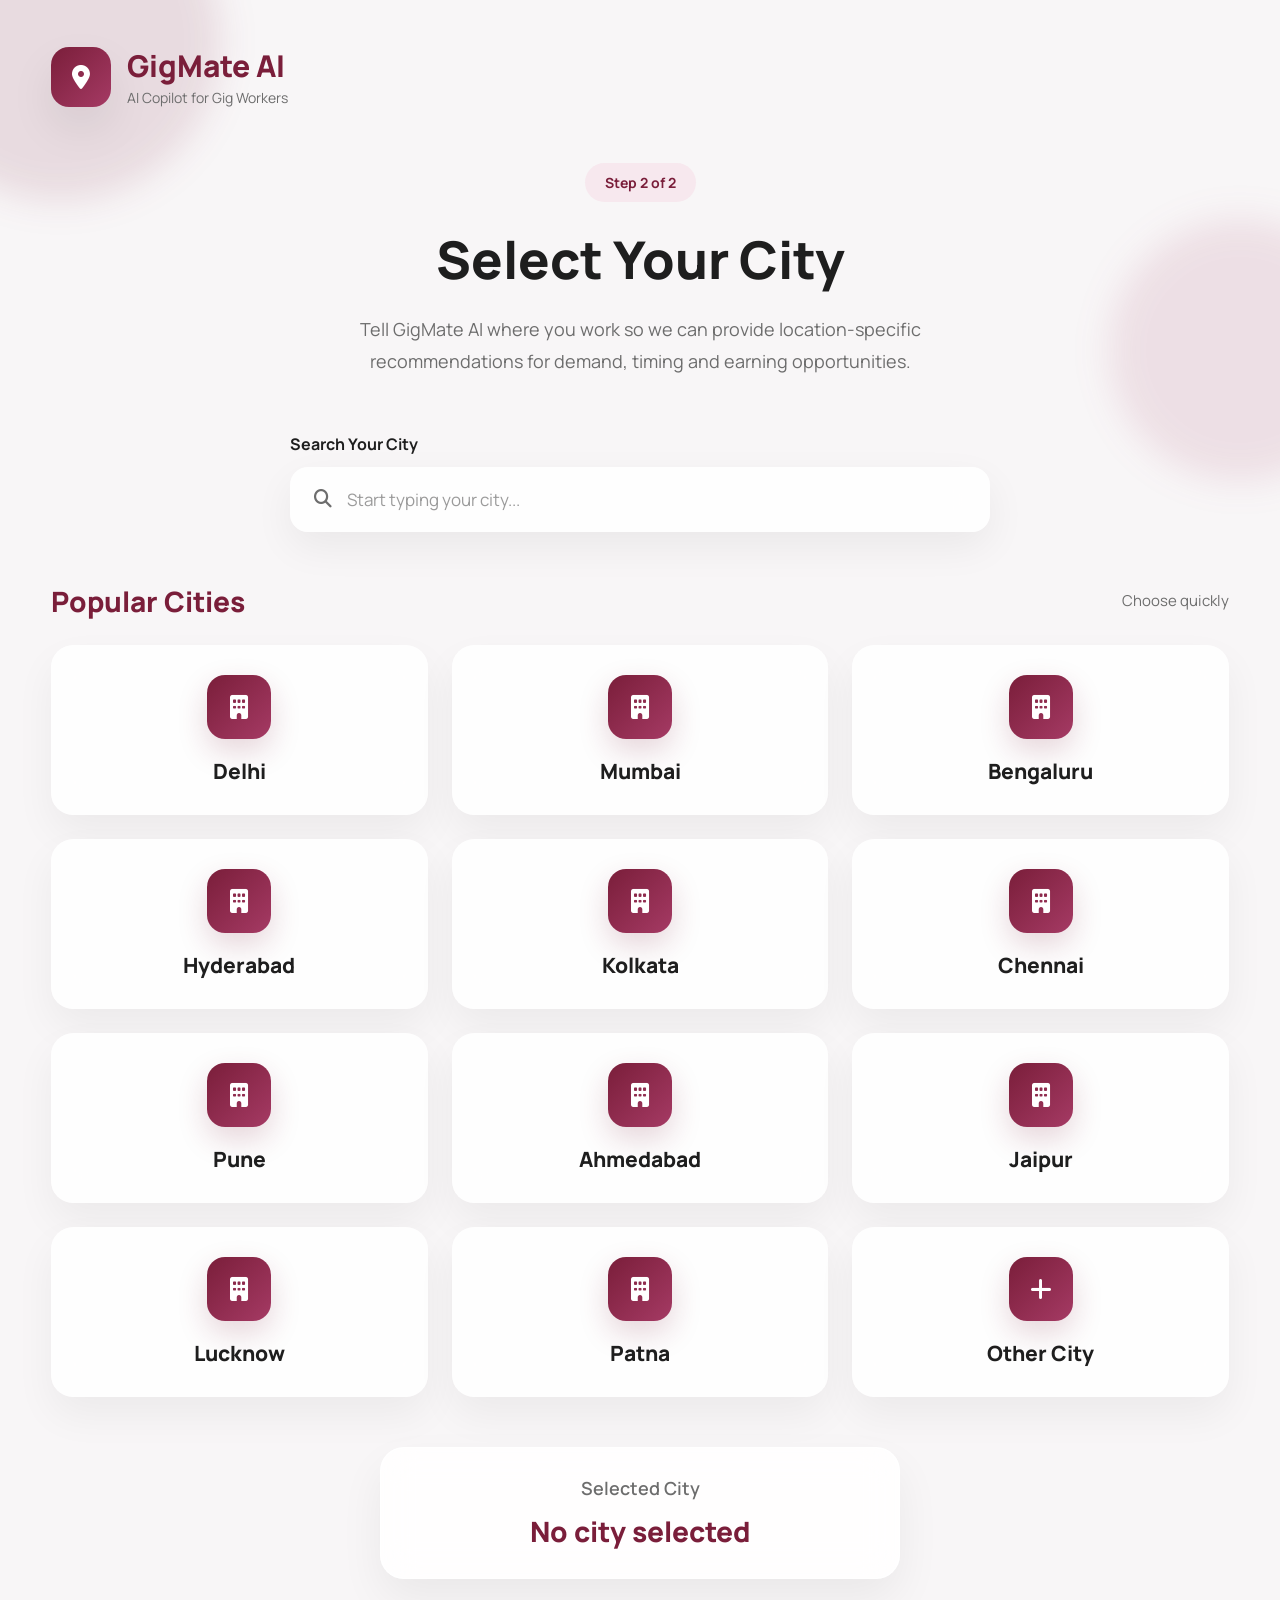
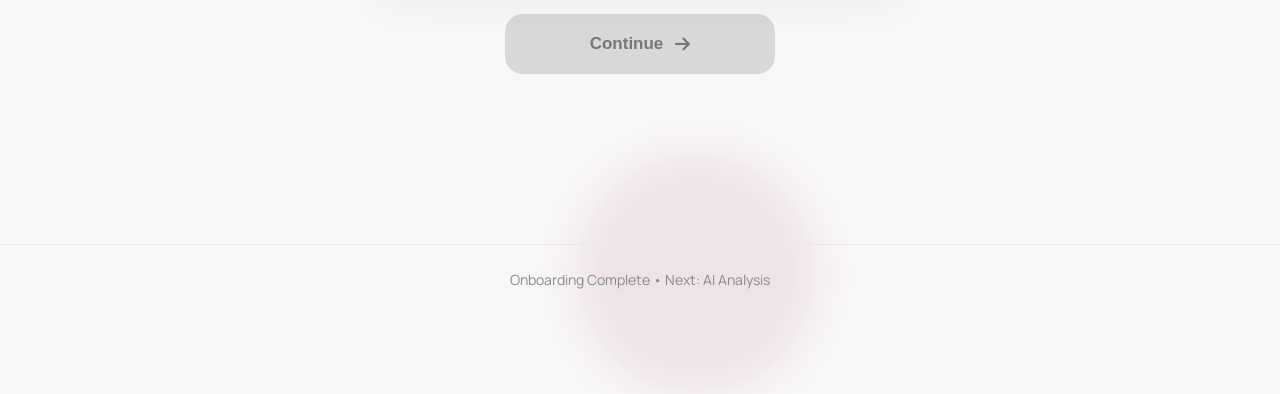
<file: city.html>
<!DOCTYPE html>
<html lang="en">

<head>

    <meta charset="UTF-8">

    <meta name="viewport"
          content="width=device-width, initial-scale=1.0">

    <title>Select City | GigMate AI</title>

    <!-- Google Font -->

    <link rel="preconnect"
          href="https://fonts.googleapis.com">

    <link rel="preconnect"
          href="https://fonts.gstatic.com"
          crossorigin>

    <link href="https://fonts.googleapis.com/css2?family=Manrope:wght@300;400;500;600;700;800&display=swap"
          rel="stylesheet">

    <!-- Font Awesome -->

    <link rel="stylesheet"
          href="https://cdnjs.cloudflare.com/ajax/libs/font-awesome/6.7.2/css/all.min.css">

    <!-- CSS -->

    <link rel="stylesheet"
          href="city.css">

</head>

<body>

<!-- ===============================
        BACKGROUND
================================ -->

<div class="bg-circle circle-1"></div>

<div class="bg-circle circle-2"></div>

<div class="bg-circle circle-3"></div>


<!-- ===============================
        MAIN CONTAINER
================================ -->

<div class="city-container">

    <!-- Logo -->

    <div class="logo">

        <div class="logo-icon">

            <i class="fa-solid fa-location-dot"></i>

        </div>

        <div class="logo-text">

            <h2>GigMate AI</h2>

            <span>AI Copilot for Gig Workers</span>

        </div>

    </div>


    <!-- Page Heading -->

    <div class="page-header">

        <span class="badge">

            Step 2 of 2

        </span>

        <h1>

            Select Your City

        </h1>

        <p>

            Tell GigMate AI where you work so we can provide
            location-specific recommendations for demand,
            timing and earning opportunities.

        </p>

    </div>


    <!-- Search Box -->

    <div class="search-card">

        <label>

            Search Your City

        </label>

        <div class="search-box">

            <i class="fa-solid fa-magnifying-glass"></i>

            <input

                type="text"

                id="citySearch"

                placeholder="Start typing your city..."

                autocomplete="off"

            >

        </div>

    </div>


    <!-- Quick Cities -->

    <div class="popular-title">

        <h3>

            Popular Cities

        </h3>

        <span>

            Choose quickly

        </span>

    </div>


    <div class="city-grid">

        <div class="city-card" data-city="Delhi">

            <i class="fa-solid fa-building"></i>

            <h4>Delhi</h4>

        </div>

        <div class="city-card" data-city="Mumbai">

            <i class="fa-solid fa-building"></i>

            <h4>Mumbai</h4>

        </div>

        <div class="city-card" data-city="Bengaluru">

            <i class="fa-solid fa-building"></i>

            <h4>Bengaluru</h4>

        </div>

        <div class="city-card" data-city="Hyderabad">

            <i class="fa-solid fa-building"></i>

            <h4>Hyderabad</h4>

        </div>

        <div class="city-card" data-city="Kolkata">

            <i class="fa-solid fa-building"></i>

            <h4>Kolkata</h4>

        </div>

        <div class="city-card" data-city="Chennai">

            <i class="fa-solid fa-building"></i>

            <h4>Chennai</h4>

        </div>
        <div class="city-card" data-city="Pune">

            <i class="fa-solid fa-building"></i>

            <h4>Pune</h4>

        </div>

        <div class="city-card" data-city="Ahmedabad">

            <i class="fa-solid fa-building"></i>

            <h4>Ahmedabad</h4>

        </div>

        <div class="city-card" data-city="Jaipur">

            <i class="fa-solid fa-building"></i>

            <h4>Jaipur</h4>

        </div>

        <div class="city-card" data-city="Lucknow">

            <i class="fa-solid fa-building"></i>

            <h4>Lucknow</h4>

        </div>

        <div class="city-card" data-city="Patna">

            <i class="fa-solid fa-building"></i>

            <h4>Patna</h4>

        </div>

        <!-- Other City -->

        <div class="city-card other-city" data-city="Other">

            <i class="fa-solid fa-plus"></i>

            <h4>Other City</h4>

        </div>

    </div>


    <!-- ===============================
            SELECTED CITY
    ================================ -->

    <div class="selection-card">

        <h4>

            Selected City

        </h4>

        <p id="selectedCity">

            No city selected

        </p>

    </div>


    <!-- ===============================
            CONTINUE BUTTON
    ================================ -->

    <div class="button-wrapper">

        <button
            id="continueBtn"
            disabled>

            Continue

            <i class="fa-solid fa-arrow-right"></i>

        </button>

    </div>

</div>


<!-- ===============================
            FOOTER
================================ -->

<footer class="city-footer">

    <p>

        Onboarding Complete • Next: AI Analysis

    </p>

</footer>


<!-- ===============================
            JAVASCRIPT
================================ -->

<script src="city.js"></script>

</body>

</html>
</file>
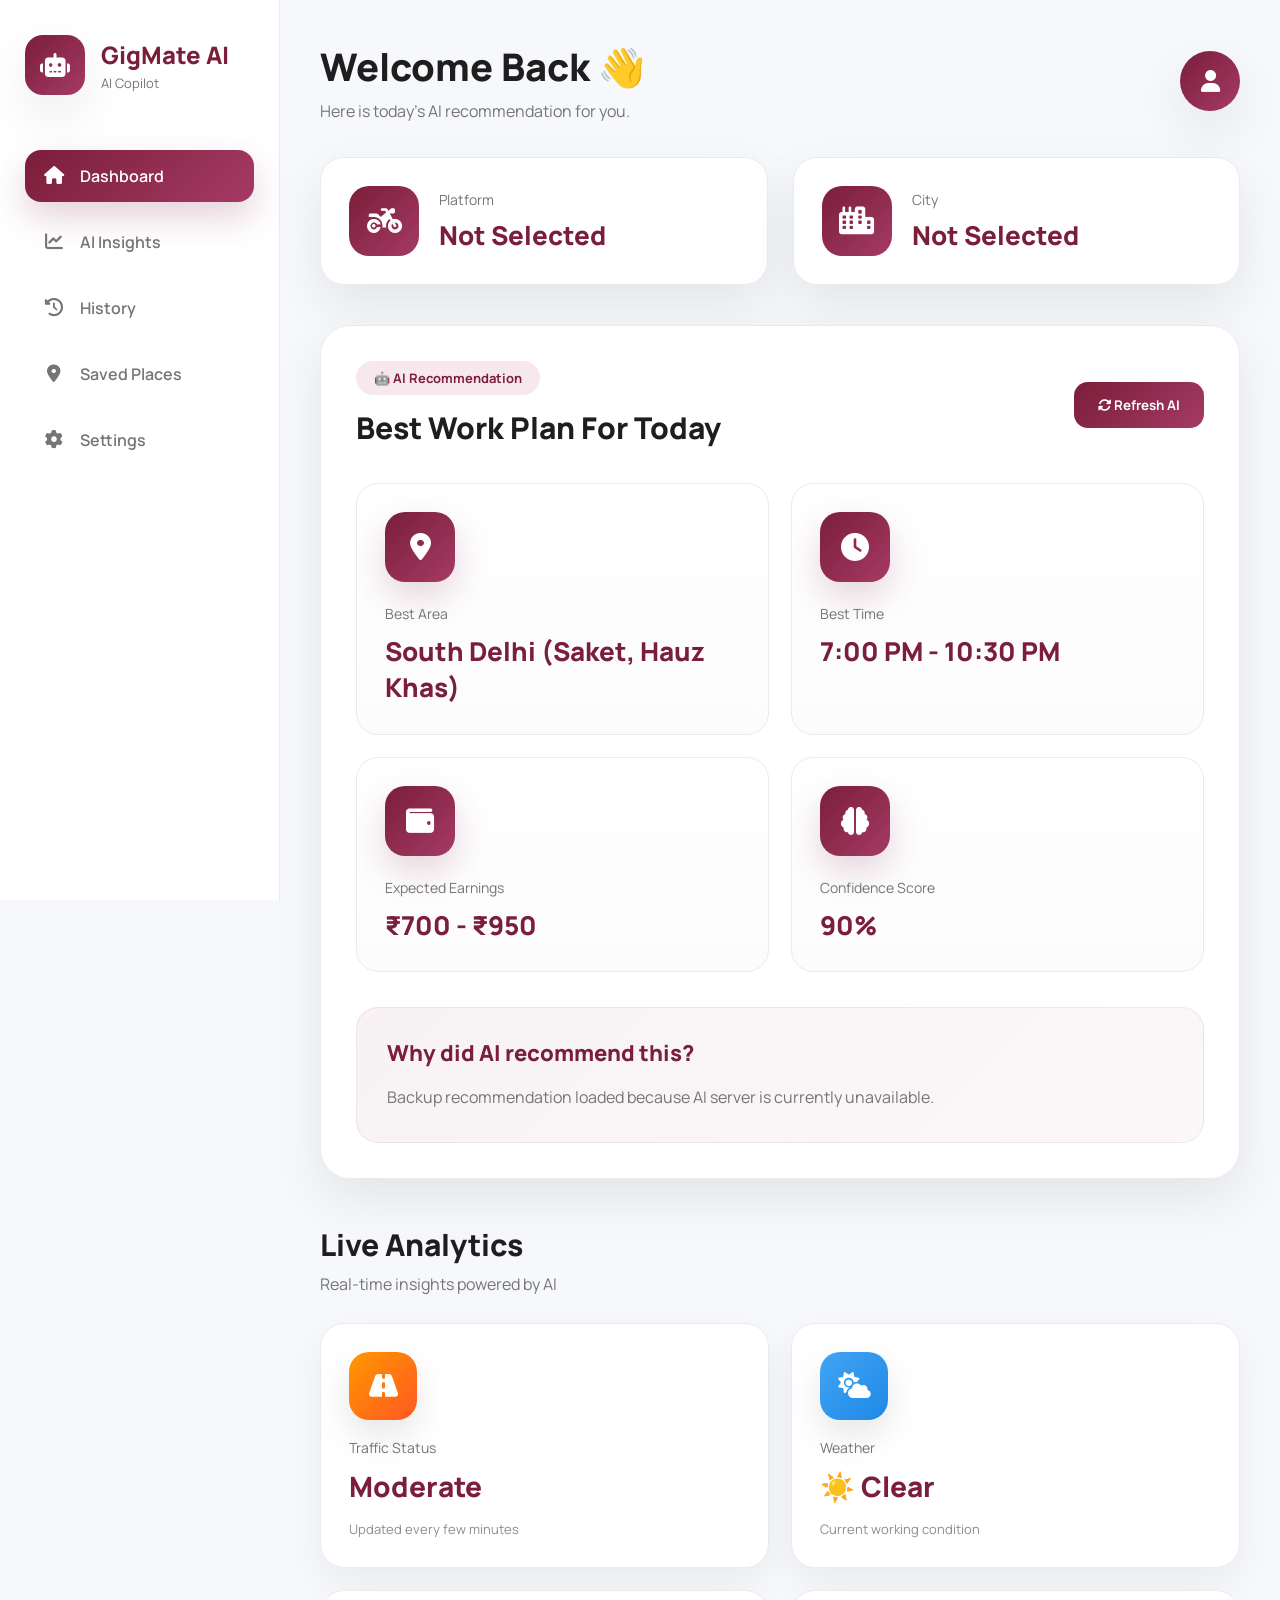
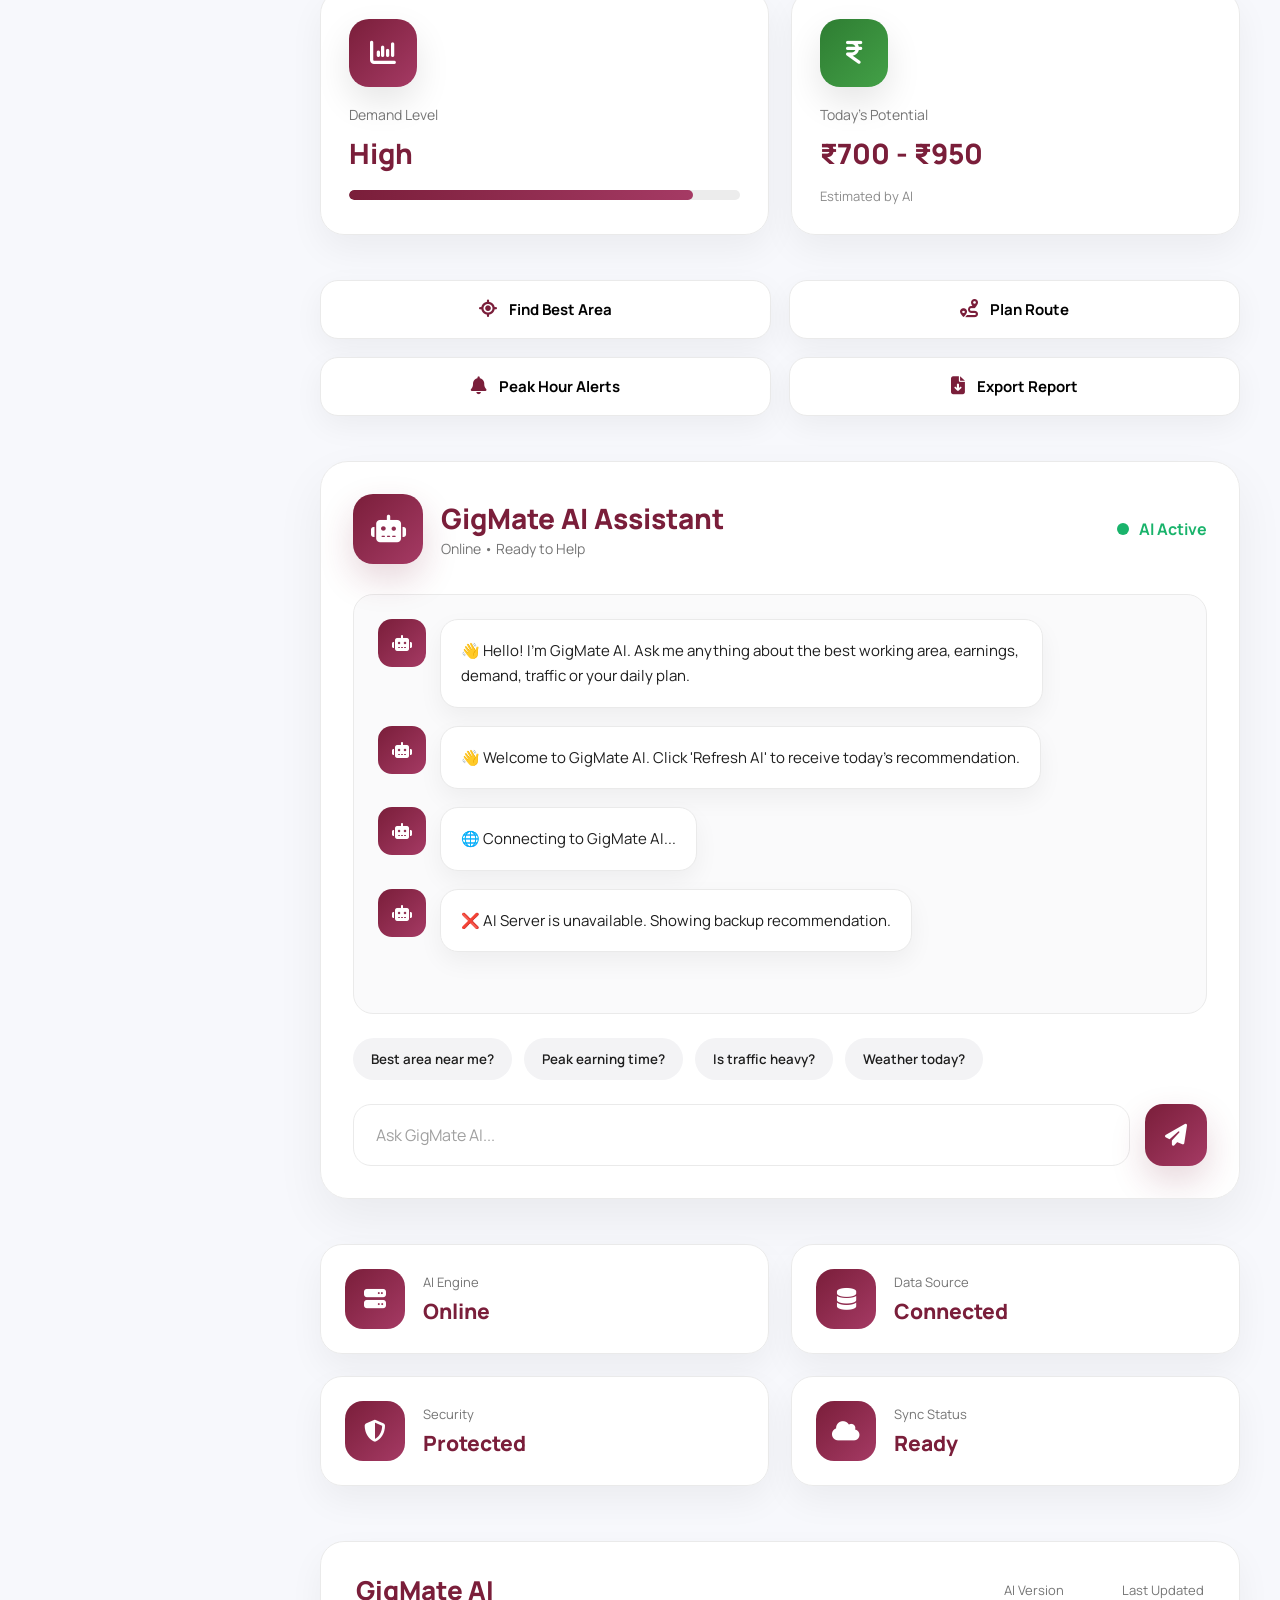
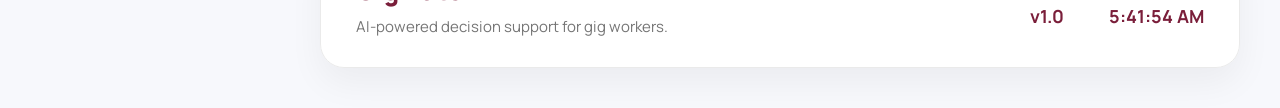
<file: dashboard.html>
<!DOCTYPE html>
<html lang="en">

<head>

    <meta charset="UTF-8">

    <meta name="viewport"
          content="width=device-width, initial-scale=1.0">

    <title>GigMate AI Dashboard</title>

    <!-- Google Font -->

    <link rel="preconnect"
          href="https://fonts.googleapis.com">

    <link rel="preconnect"
          href="https://fonts.gstatic.com"
          crossorigin>

    <link href="https://fonts.googleapis.com/css2?family=Manrope:wght@300;400;500;600;700;800&display=swap"
          rel="stylesheet">

    <!-- Font Awesome -->

    <link rel="stylesheet"
          href="https://cdnjs.cloudflare.com/ajax/libs/font-awesome/6.7.2/css/all.min.css">

    <!-- CSS -->

    <link rel="stylesheet"
          href="dashboard.css">

</head>

<body>

<!-- ===================================
            SIDEBAR
==================================== -->

<aside class="sidebar">

    <div class="logo">

        <div class="logo-icon">

            <i class="fa-solid fa-robot"></i>

        </div>

        <div>

            <h2>GigMate AI</h2>

            <span>AI Copilot</span>

        </div>

    </div>

    <nav>

        <a href="#" class="active">

            <i class="fa-solid fa-house"></i>

            Dashboard

        </a>

        <a href="#">

            <i class="fa-solid fa-chart-line"></i>

            AI Insights

        </a>

        <a href="#">

            <i class="fa-solid fa-clock-rotate-left"></i>

            History

        </a>

        <a href="#">

            <i class="fa-solid fa-location-dot"></i>

            Saved Places

        </a>

        <a href="#">

            <i class="fa-solid fa-gear"></i>

            Settings

        </a>

    </nav>

</aside>

<!-- ===================================
            MAIN CONTENT
==================================== -->

<div class="main-content">

<header class="topbar">

    <div>

        <h1>

            Welcome Back 👋

        </h1>

        <p>

            Here is today's AI recommendation for you.

        </p>

    </div>

    <div class="profile">

        <div class="profile-icon">

            <i class="fa-solid fa-user"></i>

        </div>

    </div>

</header>

<!-- ===================================
            USER INFO
==================================== -->

<section class="user-info">

    <div class="info-card">

        <i class="fa-solid fa-motorcycle"></i>

        <div>

            <span>Platform</span>

            <h3 id="platformName">

                Loading...

            </h3>

        </div>

    </div>

    <div class="info-card">

        <i class="fa-solid fa-city"></i>

        <div>

            <span>City</span>

            <h3 id="cityName">

                Loading...

            </h3>

        </div>

    </div>

</section>
<!-- ===================================
        AI RECOMMENDATION SECTION
==================================== -->

<section class="recommendation-section">

    <div class="recommendation-card">

        <div class="recommendation-header">

            <div>

                <span class="ai-badge">

                    🤖 AI Recommendation

                </span>

                <h2>

                    Best Work Plan For Today

                </h2>

            </div>

            <button id="refreshAI">

                <i class="fa-solid fa-rotate"></i>

                Refresh AI

            </button>

        </div>

        <!-- Recommendation Grid -->

        <div class="recommendation-grid">

            <!-- Best Area -->

            <div class="recommend-card">

                <div class="recommend-icon">

                    <i class="fa-solid fa-location-dot"></i>

                </div>

                <span>

                    Best Area

                </span>

                <h3 id="bestArea">

                    Waiting for AI...

                </h3>

            </div>

            <!-- Best Time -->

            <div class="recommend-card">

                <div class="recommend-icon">

                    <i class="fa-solid fa-clock"></i>

                </div>

                <span>

                    Best Time

                </span>

                <h3 id="bestTime">

                    Waiting for AI...

                </h3>

            </div>

            <!-- Earnings -->

            <div class="recommend-card">

                <div class="recommend-icon">

                    <i class="fa-solid fa-wallet"></i>

                </div>

                <span>

                    Expected Earnings

                </span>

                <h3 id="expectedEarning">

                    ₹ ---

                </h3>

            </div>

            <!-- Confidence -->

            <div class="recommend-card">

                <div class="recommend-icon">

                    <i class="fa-solid fa-brain"></i>

                </div>

                <span>

                    Confidence Score

                </span>

                <h3 id="confidenceScore">

                    -- %

                </h3>

            </div>

        </div>

        <!-- AI Explanation -->

        <div class="ai-reason">

            <h3>

                Why did AI recommend this?

            </h3>

            <p id="aiReason">

                Your personalized recommendation will appear here after
                AI completes its analysis using weather, traffic,
                demand and historical trends.

            </p>

        </div>

    </div>

</section>
<!-- ===================================
            LIVE ANALYTICS
==================================== -->

<section class="analytics-section">

    <div class="section-title">

        <h2>

            Live Analytics

        </h2>

        <p>

            Real-time insights powered by AI

        </p>

    </div>

    <div class="analytics-grid">

        <!-- Traffic -->

        <div class="analytics-card">

            <div class="analytics-icon traffic">

                <i class="fa-solid fa-road"></i>

            </div>

            <span>

                Traffic Status

            </span>

            <h3 id="trafficStatus">

                Loading...

            </h3>

            <small>

                Updated every few minutes

            </small>

        </div>

        <!-- Weather -->

        <div class="analytics-card">

            <div class="analytics-icon weather">

                <i class="fa-solid fa-cloud-sun"></i>

            </div>

            <span>

                Weather

            </span>

            <h3 id="weatherStatus">

                Loading...

            </h3>

            <small>

                Current working condition

            </small>

        </div>

        <!-- Demand -->

        <div class="analytics-card">

            <div class="analytics-icon demand">

                <i class="fa-solid fa-chart-column"></i>

            </div>

            <span>

                Demand Level

            </span>

            <h3 id="demandLevel">

                Loading...

            </h3>

            <div class="meter">

                <div class="meter-fill"
                     id="demandMeter">

                </div>

            </div>

        </div>

        <!-- Earnings -->

        <div class="analytics-card">

            <div class="analytics-icon earning">

                <i class="fa-solid fa-indian-rupee-sign"></i>

            </div>

            <span>

                Today's Potential

            </span>

            <h3 id="todayEarning">

                ₹ ---

            </h3>

            <small>

                Estimated by AI

            </small>

        </div>

    </div>

</section>


<!-- ===================================
            QUICK ACTIONS
==================================== -->

<section class="quick-actions">

    <button class="action-btn">

        <i class="fa-solid fa-location-crosshairs"></i>

        Find Best Area

    </button>

    <button class="action-btn">

        <i class="fa-solid fa-route"></i>

        Plan Route

    </button>

    <button class="action-btn">

        <i class="fa-solid fa-bell"></i>

        Peak Hour Alerts

    </button>

    <button class="action-btn">

        <i class="fa-solid fa-file-arrow-down"></i>

        Export Report

    </button>

</section>
<!-- ===================================
            GIGMATE AI ASSISTANT
==================================== -->

<section class="assistant-section">

    <div class="assistant-header">

        <div class="assistant-title">

            <div class="assistant-avatar">

                <i class="fa-solid fa-robot"></i>

            </div>

            <div>

                <h2>

                    GigMate AI Assistant

                </h2>

                <span>

                    Online • Ready to Help

                </span>

            </div>

        </div>

        <div class="assistant-status">

            <span class="live-dot"></span>

            AI Active

        </div>

    </div>

    <!-- Chat Window -->

    <div class="chat-box" id="chatBox">

        <!-- AI Message -->

        <div class="message ai">

            <div class="message-icon">

                <i class="fa-solid fa-robot"></i>

            </div>

            <div class="message-content">

                <p>

                    👋 Hello! I'm GigMate AI.

                    Ask me anything about the best
                    working area, earnings, demand,
                    traffic or your daily plan.

                </p>

            </div>

        </div>

    </div>

    <!-- Suggestions -->

    <div class="suggestions">

        <button class="suggestion-btn">

            Best area near me?

        </button>

        <button class="suggestion-btn">

            Peak earning time?

        </button>

        <button class="suggestion-btn">

            Is traffic heavy?

        </button>

        <button class="suggestion-btn">

            Weather today?

        </button>

    </div>

    <!-- Input -->

    <div class="chat-input">

        <input

            type="text"

            id="userMessage"

            placeholder="Ask GigMate AI..."

        >

        <button id="sendMessage">

            <i class="fa-solid fa-paper-plane"></i>

        </button>

    </div>

</section>

<!-- ===================================
            AI TYPING
==================================== -->

<div class="typing-box" id="typingBox">

    <div class="typing-avatar">

        <i class="fa-solid fa-robot"></i>

    </div>

    <div class="typing-animation">

        <span></span>

        <span></span>

        <span></span>

    </div>

</div>
<!-- ===================================
            SYSTEM STATUS
==================================== -->

<section class="system-status">

    <div class="status-card">

        <div class="status-icon">

            <i class="fa-solid fa-server"></i>

        </div>

        <div>

            <span>AI Engine</span>

            <h4>Online</h4>

        </div>

    </div>

    <div class="status-card">

        <div class="status-icon">

            <i class="fa-solid fa-database"></i>

        </div>

        <div>

            <span>Data Source</span>

            <h4>Connected</h4>

        </div>

    </div>

    <div class="status-card">

        <div class="status-icon">

            <i class="fa-solid fa-shield-halved"></i>

        </div>

        <div>

            <span>Security</span>

            <h4>Protected</h4>

        </div>

    </div>

    <div class="status-card">

        <div class="status-icon">

            <i class="fa-solid fa-cloud"></i>

        </div>

        <div>

            <span>Sync Status</span>

            <h4>Ready</h4>

        </div>

    </div>

</section>


<!-- ===================================
                FOOTER
==================================== -->

<footer class="dashboard-footer">

    <div class="footer-left">

        <h3>

            GigMate AI

        </h3>

        <p>

            AI-powered decision support for gig workers.

        </p>

    </div>

    <div class="footer-right">

        <div class="footer-item">

            <span>

                AI Version

            </span>

            <strong>

                v1.0

            </strong>

        </div>

        <div class="footer-item">

            <span>

                Last Updated

            </span>

            <strong id="lastUpdated">

                Today

            </strong>

        </div>

    </div>

</footer>

</div>
<!-- End Main Content -->


<!-- ===================================
            JAVASCRIPT
==================================== -->

<script src="dashboard.js"></script>

</body>

</html>
</file>
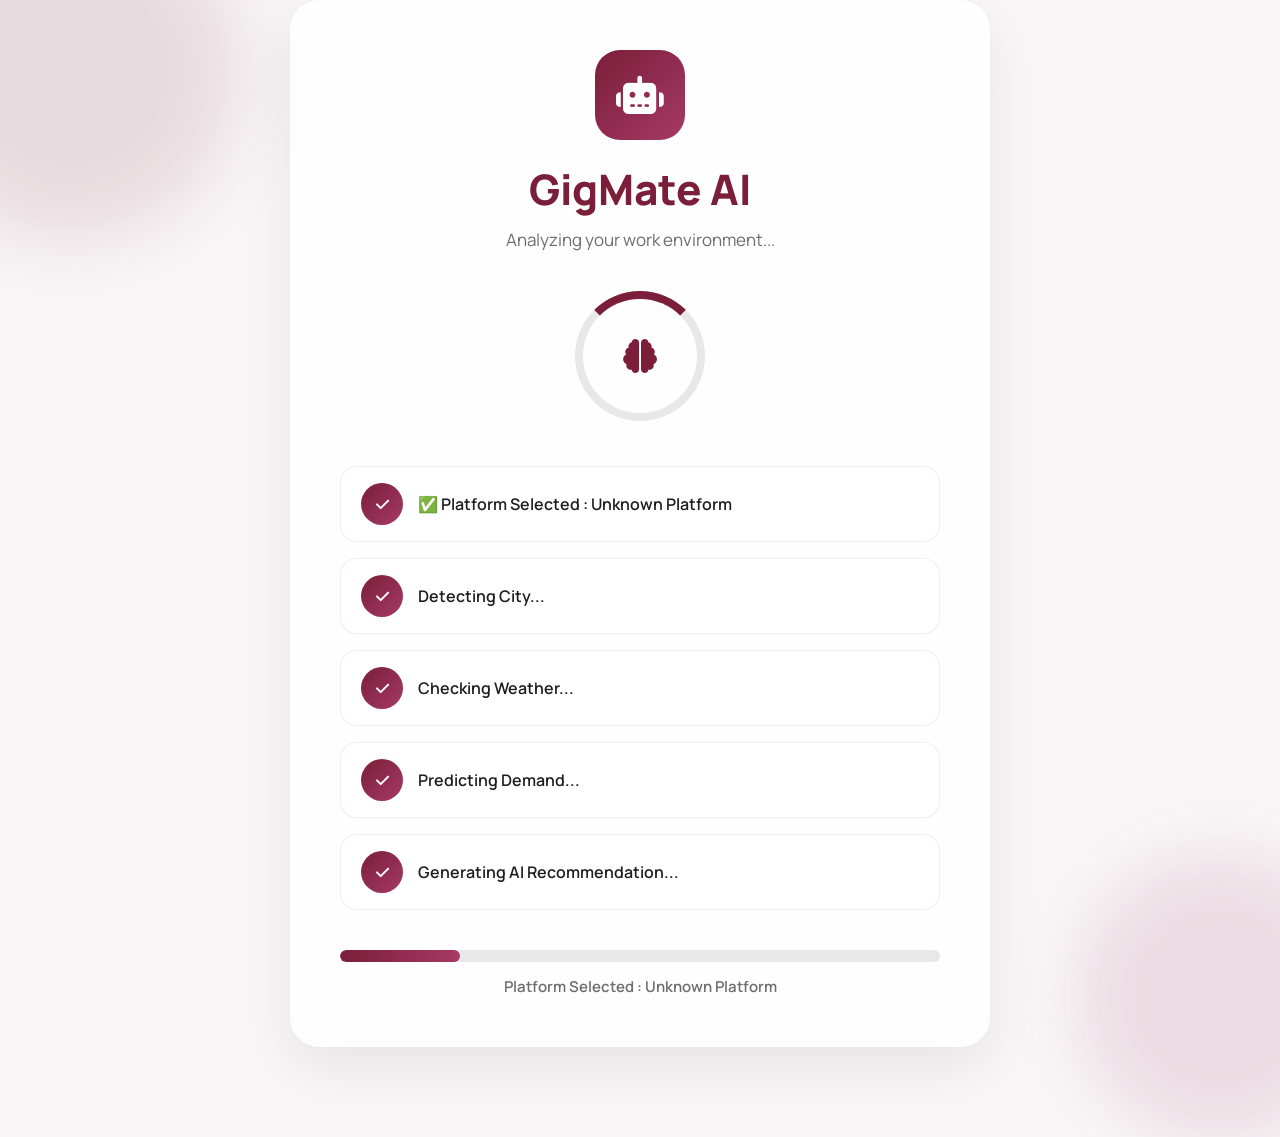
<file: loading.html>
<!DOCTYPE html>
<html lang="en">

<head>

<meta charset="UTF-8">

<meta name="viewport"
content="width=device-width, initial-scale=1.0">

<title>Analyzing | GigMate AI</title>

<link rel="preconnect"
href="https://fonts.googleapis.com">

<link rel="preconnect"
href="https://fonts.gstatic.com"
crossorigin>

<link href="https://fonts.googleapis.com/css2?family=Manrope:wght@300;400;500;600;700;800&display=swap"
rel="stylesheet">

<link rel="stylesheet"
href="https://cdnjs.cloudflare.com/ajax/libs/font-awesome/6.7.2/css/all.min.css">

<link rel="stylesheet"
href="loading.css">

</head>

<body>

<div class="background-circle circle1"></div>
<div class="background-circle circle2"></div>

<div class="loading-container">

    <div class="ai-logo">

        <div class="ai-icon">

            <i class="fa-solid fa-robot"></i>

        </div>

        <h1>GigMate AI</h1>

        <p>Analyzing your work environment...</p>

    </div>


    <!-- Circular Loader -->

    <div class="loader-area">

        <div class="loader-ring"></div>

        <div class="loader-center">

            <i class="fa-solid fa-brain"></i>

        </div>

    </div>


    <!-- Analysis Steps -->

    <div class="analysis-box">

        <div class="analysis-item">

            <i class="fa-solid fa-check"></i>

            <span id="step1">

                Reading Platform...

            </span>

        </div>

        <div class="analysis-item">

            <i class="fa-solid fa-check"></i>

            <span id="step2">

                Detecting City...

            </span>

        </div>

        <div class="analysis-item">

            <i class="fa-solid fa-check"></i>

            <span id="step3">

                Checking Weather...

            </span>

        </div>

        <div class="analysis-item">

            <i class="fa-solid fa-check"></i>

            <span id="step4">

                Predicting Demand...

            </span>

        </div>

        <div class="analysis-item">

            <i class="fa-solid fa-check"></i>

            <span id="step5">

                Generating AI Recommendation...

            </span>

        </div>

    </div>


    <!-- Progress -->

    <div class="progress-box">

        <div class="progress-bar">

            <div class="progress-fill"
                 id="progressFill">

            </div>

        </div>

        <p id="progressText">

            Initializing AI...

        </p>

    </div>

</div>

<script src="loading.js"></script>

</body>

</html>
</file>
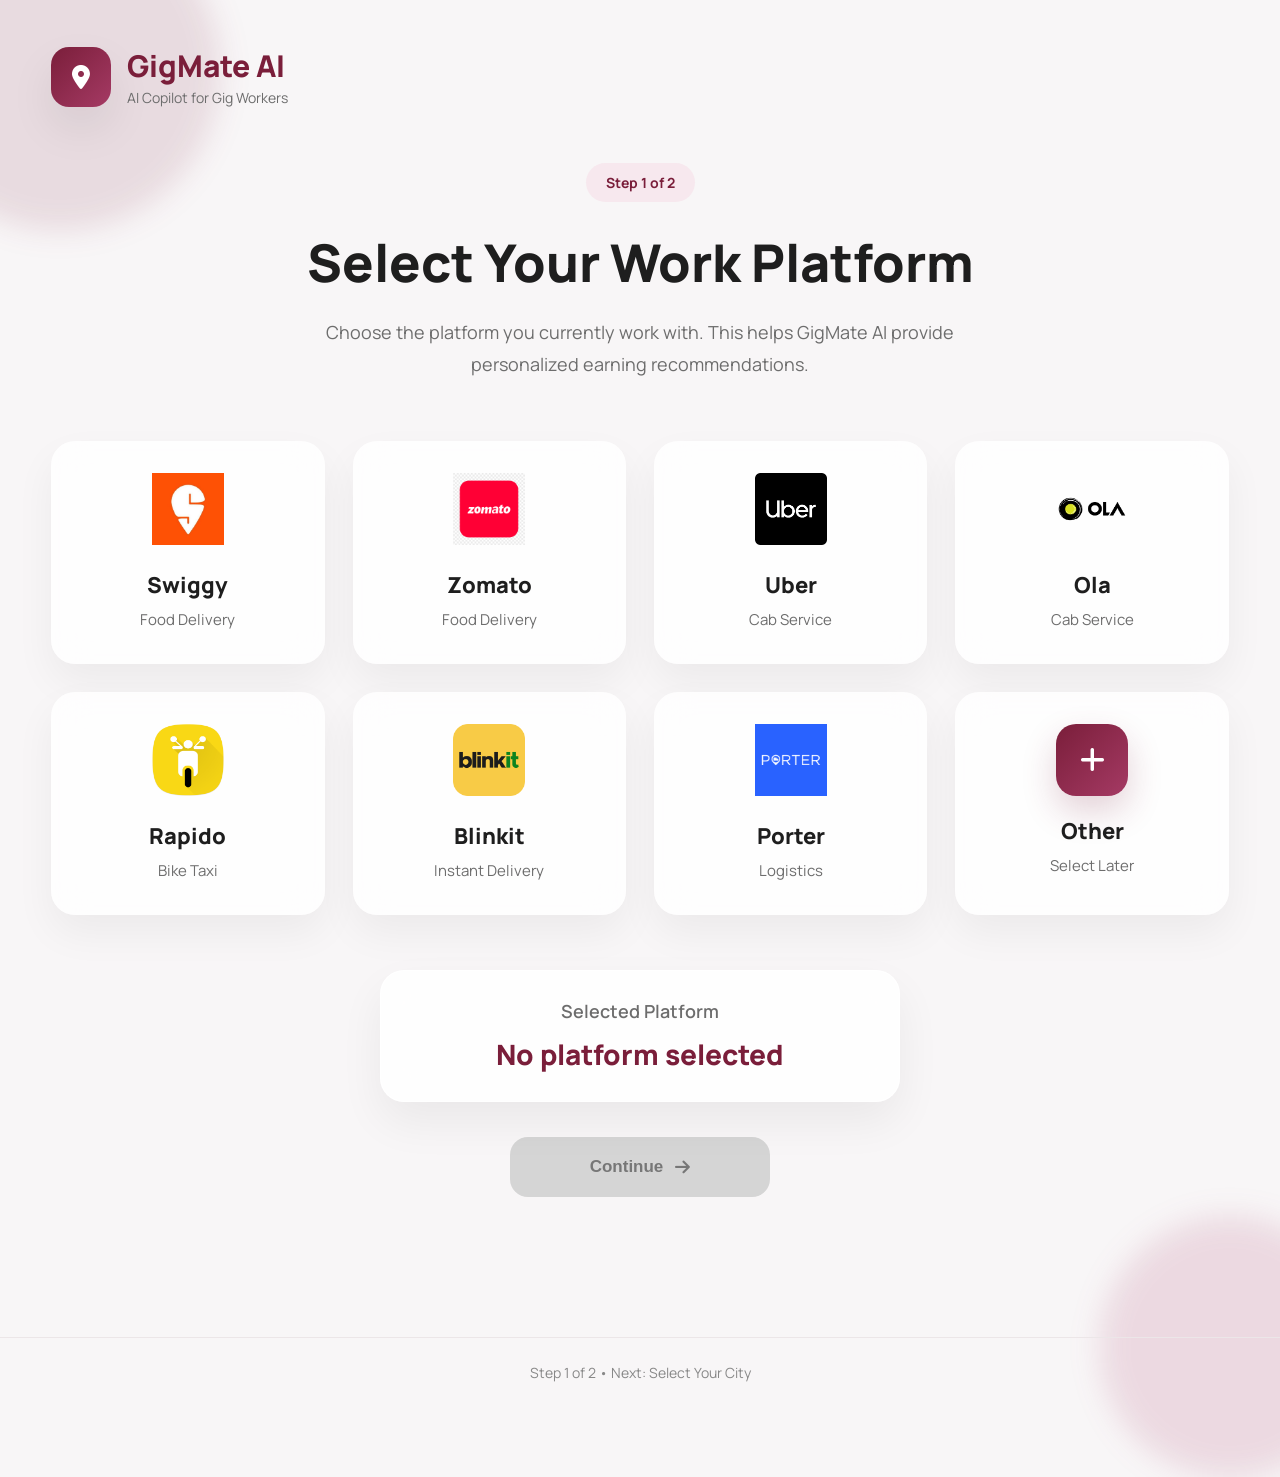
<file: platform.html>
<!DOCTYPE html>
<html lang="en">

<head>

    <meta charset="UTF-8">

    <meta name="viewport"
          content="width=device-width, initial-scale=1.0">

    <title>Select Platform | GigMate AI</title>

    <!-- Google Font -->

    <link rel="preconnect"
          href="https://fonts.googleapis.com">

    <link rel="preconnect"
          href="https://fonts.gstatic.com"
          crossorigin>

    <link href="https://fonts.googleapis.com/css2?family=Manrope:wght@300;400;500;600;700;800&display=swap"
          rel="stylesheet">

    <!-- Font Awesome -->

    <link rel="stylesheet"
          href="https://cdnjs.cloudflare.com/ajax/libs/font-awesome/6.7.2/css/all.min.css">

    <!-- CSS -->

    <link rel="stylesheet"
          href="platform.css">

</head>

<body>

<!-- ===============================
        BACKGROUND SHAPES
================================ -->

<div class="bg-circle circle-1"></div>
<div class="bg-circle circle-2"></div>

<!-- ===============================
        MAIN CONTAINER
================================ -->

<div class="platform-container">

    <!-- Logo -->

    <div class="logo">

        <div class="logo-icon">

            <i class="fa-solid fa-location-dot"></i>

        </div>

        <div class="logo-text">

            <h2>GigMate AI</h2>

            <span>AI Copilot for Gig Workers</span>

        </div>

    </div>

    <!-- Heading -->

    <div class="page-header">

        <span class="badge">

            Step 1 of 2

        </span>

        <h1>

            Select Your Work Platform

        </h1>

        <p>

            Choose the platform you currently work with.
            This helps GigMate AI provide personalized
            earning recommendations.

        </p>

    </div>

    <!-- Platform Grid -->

    <div class="platform-grid">

        <!-- Swiggy -->

        <div class="platform-card"
             data-platform="Swiggy">

            <img src="images.jpeg"
                 alt="Swiggy">

            <h3>Swiggy</h3>

            <p>Food Delivery</p>

        </div>

        <!-- Zomato -->

        <div class="platform-card"
             data-platform="Zomato">

            <img src="zomato-app-logo-icon-hd-png-701751694968330repz0n4tud.png"
                 alt="Zomato">

            <h3>Zomato</h3>

            <p>Food Delivery</p>

        </div>

        <!-- Uber -->

        <div class="platform-card"
             data-platform="Uber">

            <img src="images.png"
                 alt="Uber">

            <h3>Uber</h3>

            <p>Cab Service</p>

        </div>

        <!-- Ola -->

        <div class="platform-card"
             data-platform="Ola">

            <img src="Ola-Cabs-Logo.png"
                 alt="Ola">

            <h3>Ola</h3>

            <p>Cab Service</p>

        </div>
                <!-- Rapido -->

        <div class="platform-card"
             data-platform="Rapido">

            <img src="Rapido-logo.png"
                 alt="Rapido">

            <h3>Rapido</h3>

            <p>Bike Taxi</p>

        </div>


        <!-- Blinkit -->

        <div class="platform-card"
             data-platform="Blinkit">

            <img src="Blinkit-yellow-rounded.svg.webp"
                 alt="Blinkit">

            <h3>Blinkit</h3>

            <p>Instant Delivery</p>

        </div>


        <!-- Porter -->

        <div class="platform-card"
             data-platform="Porter">

            <img src="Porter-logo.png"
                 alt="Porter">

            <h3>Porter</h3>

            <p>Logistics</p>

        </div>


        <!-- Other -->

        <div class="platform-card"
             data-platform="Other">

            <div class="other-icon">

                <i class="fa-solid fa-plus"></i>

            </div>

            <h3>Other</h3>

            <p>Select Later</p>

        </div>

    </div>


    <!-- ===============================
            SELECTED PLATFORM
    ================================ -->

    <div class="selection-box">

        <h4>

            Selected Platform

        </h4>

        <p id="selectedPlatform">

            No platform selected

        </p>

    </div>


    <!-- ===============================
            CONTINUE BUTTON
    ================================ -->

    <div class="button-area">

        <button
            id="continueBtn"
            disabled>

            Continue

            <i class="fa-solid fa-arrow-right"></i>

        </button>

    </div>

</div>


<!-- ===============================
            FOOTER
================================ -->

<footer class="platform-footer">

    <p>

        Step 1 of 2 • Next: Select Your City

    </p>

</footer>


<!-- ===============================
            JAVASCRIPT
================================ -->

<script src="platform.js"></script>

</body>

</html>
</file>
<file: city.css>
/* ==========================================================
                GIGMATE AI - CITY PAGE
                     PART 1
========================================================== */

@import url('https://fonts.googleapis.com/css2?family=Manrope:wght@300;400;500;600;700;800&display=swap');

/* ==========================
        RESET
========================== */

*{
    margin:0;
    padding:0;
    box-sizing:border-box;
}

:root{

    --primary:#7A1E3A;
    --secondary:#A53A64;
    --primary-dark:#5F1631;

    --bg:#F8F6F7;
    --white:#FFFFFF;

    --text:#1E1E1E;
    --grey:#6D6D6D;

    --border:#ECE6E8;

    --shadow:0 20px 45px rgba(0,0,0,.08);

}

body{

    font-family:'Manrope',sans-serif;

    background:var(--bg);

    color:var(--text);

    min-height:100vh;

    overflow-x:hidden;

    position:relative;

}


/* ==========================
        BACKGROUND
========================== */

.bg-circle{

    position:absolute;

    border-radius:50%;

    filter:blur(18px);

    z-index:-1;

}

.circle-1{

    width:320px;

    height:320px;

    background:rgba(122,30,58,.12);

    top:-120px;

    left:-100px;

}

.circle-2{

    width:260px;

    height:260px;

    background:rgba(165,58,100,.12);

    right:-90px;

    top:220px;

}

.circle-3{

    width:240px;

    height:240px;

    background:rgba(122,30,58,.08);

    bottom:-80px;

    left:45%;

}


/* ==========================
        MAIN CONTAINER
========================== */

.city-container{

    width:92%;

    max-width:1300px;

    margin:auto;

    padding:45px 0 70px;

}


/* ==========================
            LOGO
========================== */

.logo{

    display:flex;

    align-items:center;

    gap:16px;

    margin-bottom:55px;

}

.logo-icon{

    width:60px;

    height:60px;

    border-radius:18px;

    background:linear-gradient(
    135deg,
    var(--primary),
    var(--secondary));

    display:flex;

    justify-content:center;

    align-items:center;

    color:white;

    font-size:24px;

    box-shadow:var(--shadow);

}

.logo-text h2{

    color:var(--primary);

    font-size:30px;

    font-weight:800;

}

.logo-text span{

    color:var(--grey);

    font-size:14px;

}


/* ==========================
        PAGE HEADER
========================== */

.page-header{

    text-align:center;

    margin-bottom:55px;

}

.badge{

    display:inline-block;

    background:#F7E8EE;

    color:var(--primary);

    padding:10px 20px;

    border-radius:40px;

    font-size:14px;

    font-weight:700;

    margin-bottom:22px;

}

.page-header h1{

    font-size:52px;

    font-weight:800;

    margin-bottom:18px;

}

.page-header p{

    max-width:680px;

    margin:auto;

    color:var(--grey);

    font-size:18px;

    line-height:1.8;

}
/* ==========================================================
                    SEARCH CARD
========================================================== */

.search-card{

    max-width:700px;

    margin:0 auto 50px;

}

.search-card label{

    display:block;

    margin-bottom:12px;

    font-size:16px;

    font-weight:700;

    color:var(--text);

}

.search-box{

    display:flex;

    align-items:center;

    background:rgba(255,255,255,.85);

    backdrop-filter:blur(18px);

    border:2px solid transparent;

    border-radius:18px;

    padding:0 22px;

    height:65px;

    transition:.35s ease;

    box-shadow:0 15px 40px rgba(0,0,0,.06);

}

.search-box:focus-within{

    border-color:var(--primary);

    background:white;

    box-shadow:0 0 0 5px rgba(122,30,58,.08);

}

.search-box i{

    color:var(--grey);

    font-size:18px;

}

.search-box input{

    flex:1;

    border:none;

    outline:none;

    background:transparent;

    padding:0 15px;

    font-size:17px;

    font-family:'Manrope',sans-serif;

}

.search-box input::placeholder{

    color:#9B9B9B;

}


/* ==========================================================
                    POPULAR CITY TITLE
========================================================== */

.popular-title{

    display:flex;

    justify-content:space-between;

    align-items:center;

    margin-bottom:25px;

}

.popular-title h3{

    font-size:28px;

    font-weight:800;

    color:var(--primary);

}

.popular-title span{

    color:var(--grey);

    font-size:15px;

}


/* ==========================================================
                    CITY GRID
========================================================== */

.city-grid{

    display:grid;

    grid-template-columns:repeat(3,1fr);

    gap:24px;

    margin-bottom:50px;

}


/* ==========================================================
                    CITY CARD
========================================================== */

.city-card{

    background:rgba(255,255,255,.85);

    backdrop-filter:blur(18px);

    border:2px solid transparent;

    border-radius:22px;

    padding:28px 20px;

    text-align:center;

    cursor:pointer;

    transition:.35s ease;

    box-shadow:0 18px 40px rgba(0,0,0,.05);

    position:relative;

    overflow:hidden;

}

.city-card::before{

    content:"";

    position:absolute;

    top:0;

    left:0;

    width:100%;

    height:5px;

    background:linear-gradient(
        90deg,
        var(--primary),
        var(--secondary)
    );

    transform:scaleX(0);

    transition:.35s;

}

.city-card:hover{

    transform:translateY(-8px);

    border-color:rgba(122,30,58,.15);

    box-shadow:0 25px 55px rgba(122,30,58,.15);

}

.city-card:hover::before{

    transform:scaleX(1);

}

.city-card i{

    width:64px;

    height:64px;

    border-radius:18px;

    background:linear-gradient(
        135deg,
        var(--primary),
        var(--secondary)
    );

    display:flex;

    align-items:center;

    justify-content:center;

    color:white;

    font-size:24px;

    margin:0 auto 18px;

    box-shadow:0 12px 30px rgba(122,30,58,.18);

}

.city-card h4{

    font-size:21px;

    font-weight:800;

    color:var(--text);

}


/* ==========================================================
                ACTIVE CITY CARD
========================================================== */

.city-card.active{

    background:#FFF8FA;

    border-color:var(--primary);

    transform:translateY(-6px);

    box-shadow:0 25px 60px rgba(122,30,58,.18);

}

.city-card.active::after{

    content:"✓ Selected";

    position:absolute;

    top:14px;

    right:14px;

    background:var(--primary);

    color:white;

    font-size:12px;

    font-weight:700;

    padding:6px 12px;

    border-radius:20px;

}
/* ==========================================================
                SELECTED CITY SECTION
========================================================== */

.selection-card{

    max-width:520px;

    margin:0 auto 35px;

    background:rgba(255,255,255,.88);

    backdrop-filter:blur(18px);

    border:1px solid rgba(255,255,255,.8);

    border-radius:24px;

    padding:28px;

    text-align:center;

    box-shadow:0 20px 45px rgba(0,0,0,.06);

}

.selection-card h4{

    font-size:18px;

    color:var(--grey);

    font-weight:600;

    margin-bottom:12px;

}

#selectedCity{

    font-size:28px;

    font-weight:800;

    color:var(--primary);

    min-height:34px;

    transition:.3s;

}


/* ==========================================================
                    BUTTON AREA
========================================================== */

.button-wrapper{

    display:flex;

    justify-content:center;

    align-items:center;

    margin-bottom:30px;

}


/* ==========================================================
                    CONTINUE BUTTON
========================================================== */

#continueBtn{

    min-width:270px;

    height:60px;

    border:none;

    border-radius:18px;

    background:linear-gradient(
        135deg,
        var(--primary),
        var(--secondary)
    );

    color:white;

    font-size:17px;

    font-weight:700;

    cursor:pointer;

    display:flex;

    align-items:center;

    justify-content:center;

    gap:12px;

    transition:.35s ease;

    box-shadow:0 18px 40px rgba(122,30,58,.18);

}

#continueBtn:hover:not(:disabled){

    transform:translateY(-4px);

    box-shadow:0 25px 55px rgba(122,30,58,.25);

}

#continueBtn:active{

    transform:scale(.98);

}

#continueBtn:disabled{

    background:#D8D8D8;

    color:#777;

    cursor:not-allowed;

    box-shadow:none;

}


/* ==========================================================
                        FOOTER
========================================================== */

.city-footer{

    width:100%;

    margin-top:70px;

    padding:25px 20px;

    text-align:center;

    border-top:1px solid var(--border);

    color:#888;

    font-size:14px;

}


/* ==========================================================
                    PAGE ANIMATION
========================================================== */

.city-container{

    animation:fadeUp .8s ease;

}

@keyframes fadeUp{

    from{

        opacity:0;

        transform:translateY(35px);

    }

    to{

        opacity:1;

        transform:translateY(0);

    }

}


/* ==========================================================
                    TRANSITIONS
========================================================== */

.city-card,
.search-box,
.selection-card,
#continueBtn{

    transition:all .35s ease;

}
/* ==========================================================
                    RESPONSIVE DESIGN
========================================================== */

@media (max-width:1100px){

    .city-grid{

        grid-template-columns:repeat(2,1fr);

        gap:22px;

    }

    .page-header h1{

        font-size:42px;

    }

    .city-container{

        width:94%;

    }

}


@media (max-width:768px){

    .logo{

        justify-content:center;

        text-align:center;

    }

    .page-header{

        margin-bottom:40px;

    }

    .page-header h1{

        font-size:34px;

        line-height:1.3;

    }

    .page-header p{

        font-size:16px;

    }

    .popular-title{

        flex-direction:column;

        align-items:flex-start;

        gap:8px;

    }

    .city-grid{

        grid-template-columns:1fr;

        gap:18px;

    }

    .search-box{

        height:58px;

    }

    .selection-card{

        padding:22px;

    }

    #selectedCity{

        font-size:24px;

    }

    #continueBtn{

        width:100%;

        max-width:360px;

    }

}


@media (max-width:480px){

    .city-container{

        width:92%;

        padding:30px 0 50px;

    }

    .logo{

        flex-direction:column;

        gap:12px;

        margin-bottom:35px;

    }

    .logo-text{

        text-align:center;

    }

    .logo-icon{

        width:55px;

        height:55px;

        font-size:22px;

    }

    .logo-text h2{

        font-size:24px;

    }

    .badge{

        font-size:13px;

        padding:8px 18px;

    }

    .page-header h1{

        font-size:28px;

    }

    .page-header p{

        font-size:15px;

    }

    .city-card{

        padding:24px;

    }

    .city-card i{

        width:58px;

        height:58px;

        font-size:22px;

    }

    .city-card h4{

        font-size:19px;

    }

    .selection-card{

        padding:20px;

    }

    #selectedCity{

        font-size:22px;

    }

    #continueBtn{

        height:56px;

        font-size:16px;

    }

    .city-footer{

        font-size:12px;

        padding:18px;

    }

}


/* ==========================================================
                    CUSTOM SCROLLBAR
========================================================== */

::-webkit-scrollbar{

    width:8px;

}

::-webkit-scrollbar-track{

    background:#F4F4F4;

}

::-webkit-scrollbar-thumb{

    background:linear-gradient(
        180deg,
        var(--primary),
        var(--secondary)
    );

    border-radius:20px;

}


/* ==========================================================
                    TEXT SELECTION
========================================================== */

::selection{

    background:var(--primary);

    color:white;

}


/* ==========================================================
                    SMALL POLISH
========================================================== */

.city-card:active{

    transform:scale(.98);

}

#continueBtn:active{

    transform:scale(.98);

}

.city-card i{

    user-select:none;

    pointer-events:none;

}

body{

    scroll-behavior:smooth;

}
</file>
<file: dashboard.css>
/* ==========================================================
                GIGMATE AI DASHBOARD
                    PART 1
========================================================== */

@import url('https://fonts.googleapis.com/css2?family=Manrope:wght@300;400;500;600;700;800&display=swap');

/* ===========================
            RESET
=========================== */

*{
    margin:0;
    padding:0;
    box-sizing:border-box;
}

:root{

    --primary:#7A1E3A;
    --secondary:#A53A64;
    --primary-dark:#5C1630;

    --background:#F7F8FC;
    --surface:#FFFFFF;
    --surface-2:#FCFCFD;

    --text:#1E1E1E;
    --grey:#757575;

    --border:#EAEAEA;

    --success:#19B36B;
    --warning:#F59E0B;
    --danger:#EF4444;

    --shadow:0 20px 50px rgba(0,0,0,.08);

}

html{

    scroll-behavior:smooth;

}

body{

    font-family:'Manrope',sans-serif;

    background:var(--background);

    color:var(--text);

    display:flex;

    overflow-x:hidden;

}


/* ===========================
            SIDEBAR
=========================== */

.sidebar{

    width:280px;

    min-height:100vh;

    background:rgba(255,255,255,.92);

    backdrop-filter:blur(20px);

    border-right:1px solid var(--border);

    padding:35px 25px;

    position:fixed;

    left:0;

    top:0;

}


/* ===========================
            LOGO
=========================== */

.logo{

    display:flex;

    align-items:center;

    gap:16px;

    margin-bottom:55px;

}

.logo-icon{

    width:60px;

    height:60px;

    border-radius:18px;

    background:linear-gradient(
        135deg,
        var(--primary),
        var(--secondary)
    );

    display:flex;

    justify-content:center;

    align-items:center;

    color:white;

    font-size:24px;

    box-shadow:var(--shadow);

}

.logo h2{

    font-size:24px;

    color:var(--primary);

    font-weight:800;

}

.logo span{

    font-size:13px;

    color:var(--grey);

}


/* ===========================
            NAVIGATION
=========================== */

.sidebar nav{

    display:flex;

    flex-direction:column;

    gap:14px;

}

.sidebar nav a{

    display:flex;

    align-items:center;

    gap:15px;

    text-decoration:none;

    color:var(--grey);

    padding:15px 18px;

    border-radius:16px;

    font-weight:600;

    transition:.35s ease;

}

.sidebar nav a i{

    width:22px;

    text-align:center;

    font-size:18px;

}

.sidebar nav a:hover{

    background:#F7E9EE;

    color:var(--primary);

    transform:translateX(6px);

}

.sidebar nav a.active{

    background:linear-gradient(
        135deg,
        var(--primary),
        var(--secondary)
    );

    color:white;

    box-shadow:0 15px 35px rgba(122,30,58,.20);

}
/* ==========================================================
                MAIN CONTENT
========================================================== */

.main-content{

    flex:1;

    margin-left:280px;

    padding:40px;

}


/* ==========================================================
                    TOPBAR
========================================================== */

.topbar{

    display:flex;

    justify-content:space-between;

    align-items:center;

    margin-bottom:35px;

}

.topbar h1{

    font-size:38px;

    font-weight:800;

    margin-bottom:8px;

}

.topbar p{

    color:var(--grey);

    font-size:16px;

}

.profile{

    display:flex;

    align-items:center;

    gap:18px;

}

.profile-icon{

    width:60px;

    height:60px;

    border-radius:50%;

    background:linear-gradient(
        135deg,
        var(--primary),
        var(--secondary)
    );

    display:flex;

    justify-content:center;

    align-items:center;

    color:white;

    font-size:22px;

    box-shadow:var(--shadow);

}


/* ==========================================================
                    USER INFO
========================================================== */

.user-info{

    display:grid;

    grid-template-columns:repeat(2,1fr);

    gap:25px;

    margin-bottom:40px;

}

.info-card{

    display:flex;

    align-items:center;

    gap:20px;

    background:rgba(255,255,255,.9);

    backdrop-filter:blur(20px);

    border:1px solid var(--border);

    border-radius:24px;

    padding:28px;

    box-shadow:var(--shadow);

    transition:.35s;

}

.info-card:hover{

    transform:translateY(-6px);

    box-shadow:0 25px 55px rgba(122,30,58,.12);

}

.info-card i{

    width:70px;

    height:70px;

    border-radius:20px;

    background:linear-gradient(
        135deg,
        var(--primary),
        var(--secondary)
    );

    color:white;

    display:flex;

    justify-content:center;

    align-items:center;

    font-size:28px;

}

.info-card span{

    color:var(--grey);

    font-size:14px;

    display:block;

    margin-bottom:8px;

}

.info-card h3{

    font-size:26px;

    color:var(--primary);

    font-weight:800;

}


/* ==========================================================
            AI RECOMMENDATION
========================================================== */

.recommendation-section{

    margin-bottom:45px;

}

.recommendation-card{

    background:rgba(255,255,255,.92);

    backdrop-filter:blur(22px);

    border:1px solid var(--border);

    border-radius:30px;

    padding:35px;

    box-shadow:var(--shadow);

}

.recommendation-header{

    display:flex;

    justify-content:space-between;

    align-items:center;

    margin-bottom:35px;

}

.ai-badge{

    display:inline-block;

    padding:8px 18px;

    background:#F7E8EE;

    color:var(--primary);

    border-radius:30px;

    font-size:13px;

    font-weight:700;

    margin-bottom:12px;

}

.recommendation-header h2{

    font-size:30px;

    font-weight:800;

}

#refreshAI{

    border:none;

    padding:14px 24px;

    border-radius:14px;

    cursor:pointer;

    font-weight:700;

    background:linear-gradient(
        135deg,
        var(--primary),
        var(--secondary)
    );

    color:white;

    transition:.35s;

}

#refreshAI:hover{

    transform:translateY(-4px);

    box-shadow:0 18px 40px rgba(122,30,58,.20);

}
/* ==========================================================
                RECOMMENDATION GRID
========================================================== */

.recommendation-grid{

    display:grid;

    grid-template-columns:repeat(4,1fr);

    gap:22px;

    margin-bottom:35px;

}

.recommend-card{

    background:linear-gradient(
        180deg,
        #FFFFFF,
        #FCFCFD
    );

    border:1px solid var(--border);

    border-radius:22px;

    padding:28px;

    transition:.35s ease;

    position:relative;

    overflow:hidden;

}

.recommend-card::before{

    content:"";

    position:absolute;

    top:0;

    left:0;

    width:100%;

    height:5px;

    background:linear-gradient(
        90deg,
        var(--primary),
        var(--secondary)
    );

    transform:scaleX(0);

    transition:.35s;

}

.recommend-card:hover{

    transform:translateY(-8px);

    box-shadow:0 22px 50px rgba(122,30,58,.12);

}

.recommend-card:hover::before{

    transform:scaleX(1);

}


/* ==========================================================
                ICON
========================================================== */

.recommend-icon{

    width:70px;

    height:70px;

    border-radius:20px;

    display:flex;

    justify-content:center;

    align-items:center;

    background:linear-gradient(
        135deg,
        var(--primary),
        var(--secondary)
    );

    color:white;

    font-size:28px;

    margin-bottom:22px;

    box-shadow:0 15px 35px rgba(122,30,58,.18);

}

.recommend-card span{

    display:block;

    color:var(--grey);

    font-size:14px;

    margin-bottom:10px;

}

.recommend-card h3{

    font-size:26px;

    font-weight:800;

    color:var(--primary);

    line-height:1.4;

}


/* ==========================================================
                AI REASON
========================================================== */

.ai-reason{

    margin-top:25px;

    padding:30px;

    border-radius:22px;

    background:linear-gradient(
        135deg,
        rgba(122,30,58,.06),
        rgba(165,58,100,.04)
    );

    border:1px solid rgba(122,30,58,.08);

}

.ai-reason h3{

    font-size:22px;

    color:var(--primary);

    font-weight:800;

    margin-bottom:15px;

}

.ai-reason p{

    color:var(--grey);

    line-height:1.8;

    font-size:16px;

}


/* ==========================================================
                FLOAT ANIMATION
========================================================== */

.recommend-card{

    animation:floatCard 5s ease-in-out infinite;

}

.recommend-card:nth-child(2){

    animation-delay:.3s;

}

.recommend-card:nth-child(3){

    animation-delay:.6s;

}

.recommend-card:nth-child(4){

    animation-delay:.9s;

}

@keyframes floatCard{

    0%,100%{

        transform:translateY(0);

    }

    50%{

        transform:translateY(-6px);

    }

}
/* ==========================================================
                LIVE ANALYTICS SECTION
========================================================== */

.analytics-section{

    margin-bottom:45px;

}

.section-title{

    margin-bottom:28px;

}

.section-title h2{

    font-size:30px;

    font-weight:800;

    color:var(--text);

    margin-bottom:8px;

}

.section-title p{

    color:var(--grey);

    font-size:16px;

}


/* ==========================================================
                ANALYTICS GRID
========================================================== */

.analytics-grid{

    display:grid;

    grid-template-columns:repeat(4,1fr);

    gap:22px;

}


/* ==========================================================
                ANALYTICS CARD
========================================================== */

.analytics-card{

    background:rgba(255,255,255,.92);

    backdrop-filter:blur(20px);

    border:1px solid var(--border);

    border-radius:24px;

    padding:28px;

    transition:.35s ease;

    box-shadow:0 15px 35px rgba(0,0,0,.05);

}

.analytics-card:hover{

    transform:translateY(-8px);

    box-shadow:0 25px 55px rgba(122,30,58,.12);

}

.analytics-card span{

    display:block;

    margin:18px 0 10px;

    font-size:14px;

    color:var(--grey);

}

.analytics-card h3{

    font-size:28px;

    font-weight:800;

    color:var(--primary);

    margin-bottom:12px;

}

.analytics-card small{

    color:#8C8C8C;

    font-size:13px;

}


/* ==========================================================
                ICONS
========================================================== */

.analytics-icon{

    width:68px;

    height:68px;

    border-radius:20px;

    display:flex;

    justify-content:center;

    align-items:center;

    color:white;

    font-size:26px;

    box-shadow:0 15px 35px rgba(0,0,0,.10);

}

.analytics-icon.traffic{

    background:linear-gradient(135deg,#FF9800,#FF5722);

}

.analytics-icon.weather{

    background:linear-gradient(135deg,#42A5F5,#1E88E5);

}

.analytics-icon.demand{

    background:linear-gradient(135deg,#7A1E3A,#A53A64);

}

.analytics-icon.earning{

    background:linear-gradient(135deg,#2E7D32,#43A047);

}


/* ==========================================================
                DEMAND METER
========================================================== */

.meter{

    width:100%;

    height:10px;

    background:#ECECEC;

    border-radius:30px;

    overflow:hidden;

    margin-top:18px;

}

.meter-fill{

    width:75%;

    height:100%;

    border-radius:30px;

    background:linear-gradient(
        90deg,
        var(--primary),
        var(--secondary)
    );

    transition:width .6s ease;

}


/* ==========================================================
                QUICK ACTIONS
========================================================== */

.quick-actions{

    display:grid;

    grid-template-columns:repeat(4,1fr);

    gap:18px;

    margin:45px 0;

}

.action-btn{

    border:none;

    background:white;

    border:1px solid var(--border);

    border-radius:18px;

    padding:18px;

    cursor:pointer;

    font-family:'Manrope',sans-serif;

    font-size:15px;

    font-weight:700;

    display:flex;

    align-items:center;

    justify-content:center;

    gap:12px;

    transition:.35s ease;

    box-shadow:0 10px 30px rgba(0,0,0,.05);

}

.action-btn i{

    color:var(--primary);

    font-size:18px;

}

.action-btn:hover{

    background:linear-gradient(
        135deg,
        var(--primary),
        var(--secondary)
    );

    color:white;

    transform:translateY(-6px);

}

.action-btn:hover i{

    color:white;

}
/* ==========================================================
                AI ASSISTANT SECTION
========================================================== */

.assistant-section{

    background:rgba(255,255,255,.92);

    backdrop-filter:blur(20px);

    border:1px solid var(--border);

    border-radius:28px;

    padding:32px;

    box-shadow:0 20px 50px rgba(0,0,0,.06);

    margin-bottom:40px;

}


/* ==========================================================
                HEADER
========================================================== */

.assistant-header{

    display:flex;

    justify-content:space-between;

    align-items:center;

    margin-bottom:30px;

}

.assistant-title{

    display:flex;

    align-items:center;

    gap:18px;

}

.assistant-avatar{

    width:70px;

    height:70px;

    border-radius:20px;

    background:linear-gradient(
        135deg,
        var(--primary),
        var(--secondary)
    );

    display:flex;

    align-items:center;

    justify-content:center;

    color:white;

    font-size:28px;

    box-shadow:0 15px 35px rgba(122,30,58,.18);

}

.assistant-title h2{

    font-size:28px;

    font-weight:800;

    color:var(--primary);

}

.assistant-title span{

    color:var(--grey);

    font-size:14px;

}

.assistant-status{

    display:flex;

    align-items:center;

    gap:10px;

    font-weight:700;

    color:var(--success);

}

.live-dot{

    width:12px;

    height:12px;

    border-radius:50%;

    background:var(--success);

    animation:pulseLive 1.5s infinite;

}

@keyframes pulseLive{

    0%{

        transform:scale(1);

        opacity:1;

    }

    50%{

        transform:scale(1.5);

        opacity:.5;

    }

    100%{

        transform:scale(1);

        opacity:1;

    }

}


/* ==========================================================
                CHAT BOX
========================================================== */

.chat-box{

    height:420px;

    overflow-y:auto;

    background:#FAFAFB;

    border:1px solid var(--border);

    border-radius:20px;

    padding:24px;

    display:flex;

    flex-direction:column;

    gap:18px;

}


/* ==========================================================
                MESSAGE
========================================================== */

.message{

    display:flex;

    align-items:flex-start;

    gap:14px;

}

.message.ai{

    justify-content:flex-start;

}

.message.user{

    justify-content:flex-end;

}

.message-icon{

    width:48px;

    height:48px;

    border-radius:14px;

    background:linear-gradient(
        135deg,
        var(--primary),
        var(--secondary)
    );

    display:flex;

    justify-content:center;

    align-items:center;

    color:white;

    flex-shrink:0;

}

.message-content{

    max-width:75%;

    padding:18px 20px;

    border-radius:18px;

    background:white;

    border:1px solid var(--border);

    box-shadow:0 10px 25px rgba(0,0,0,.05);

}

.message.user .message-content{

    background:linear-gradient(
        135deg,
        var(--primary),
        var(--secondary)
    );

    color:white;

}

.message-content p{

    line-height:1.7;

    font-size:15px;

}


/* ==========================================================
                SUGGESTIONS
========================================================== */

.suggestions{

    display:flex;

    flex-wrap:wrap;

    gap:12px;

    margin:24px 0;

}

.suggestion-btn{

    border:none;

    padding:12px 18px;

    border-radius:30px;

    cursor:pointer;

    background:#F3F3F5;

    color:var(--text);

    font-weight:600;

    transition:.3s ease;

}

.suggestion-btn:hover{

    background:var(--primary);

    color:white;

}
/* ==========================================================
                CHAT INPUT
========================================================== */

.chat-input{

    display:flex;

    align-items:center;

    gap:15px;

    margin-top:20px;

}

.chat-input input{

    flex:1;

    height:62px;

    border:1px solid var(--border);

    border-radius:18px;

    padding:0 22px;

    font-size:16px;

    font-family:'Manrope',sans-serif;

    outline:none;

    background:white;

    transition:.35s ease;

}

.chat-input input:focus{

    border-color:var(--primary);

    box-shadow:0 0 0 4px rgba(122,30,58,.12);

}

.chat-input input::placeholder{

    color:#A0A0A0;

}

.chat-input button{

    width:62px;

    height:62px;

    border:none;

    border-radius:18px;

    cursor:pointer;

    background:linear-gradient(
        135deg,
        var(--primary),
        var(--secondary)
    );

    color:white;

    font-size:22px;

    display:flex;

    align-items:center;

    justify-content:center;

    transition:.35s ease;

    box-shadow:0 15px 35px rgba(122,30,58,.18);

}

.chat-input button:hover{

    transform:translateY(-4px) scale(1.05);

    box-shadow:0 20px 45px rgba(122,30,58,.28);

}

.chat-input button:active{

    transform:scale(.96);

}


/* ==========================================================
                TYPING BOX
========================================================== */

.typing-box{

    display:none;

    align-items:center;

    gap:14px;

    margin-top:18px;

}

.typing-avatar{

    width:46px;

    height:46px;

    border-radius:14px;

    background:linear-gradient(
        135deg,
        var(--primary),
        var(--secondary)
    );

    display:flex;

    justify-content:center;

    align-items:center;

    color:white;

}

.typing-animation{

    display:flex;

    align-items:center;

    gap:7px;

    background:#F5F5F7;

    padding:16px 22px;

    border-radius:18px;

}

.typing-animation span{

    width:10px;

    height:10px;

    border-radius:50%;

    background:var(--primary);

    animation:typing 1.2s infinite ease-in-out;

}

.typing-animation span:nth-child(2){

    animation-delay:.2s;

}

.typing-animation span:nth-child(3){

    animation-delay:.4s;

}

@keyframes typing{

    0%,80%,100%{

        transform:translateY(0);

        opacity:.4;

    }

    40%{

        transform:translateY(-8px);

        opacity:1;

    }

}


/* ==========================================================
                SCROLLBAR
========================================================== */

.chat-box::-webkit-scrollbar{

    width:8px;

}

.chat-box::-webkit-scrollbar-track{

    background:#EEEEEE;

    border-radius:20px;

}

.chat-box::-webkit-scrollbar-thumb{

    background:linear-gradient(
        180deg,
        var(--primary),
        var(--secondary)
    );

    border-radius:20px;

}


/* ==========================================================
                INPUT ANIMATION
========================================================== */

.chat-input{

    animation:slideUp .6s ease;

}

@keyframes slideUp{

    from{

        opacity:0;

        transform:translateY(20px);

    }

    to{

        opacity:1;

        transform:translateY(0);

    }

}


/* ==========================================================
                MESSAGE ANIMATION
========================================================== */

.message{

    animation:messageAppear .4s ease;

}

@keyframes messageAppear{

    from{

        opacity:0;

        transform:translateY(15px);

    }

    to{

        opacity:1;

        transform:translateY(0);

    }

}
/* ==========================================================
                SYSTEM STATUS
========================================================== */

.system-status{

    display:grid;

    grid-template-columns:repeat(4,1fr);

    gap:22px;

    margin:45px 0;

}

.status-card{

    display:flex;

    align-items:center;

    gap:18px;

    padding:24px;

    background:rgba(255,255,255,.92);

    backdrop-filter:blur(20px);

    border:1px solid var(--border);

    border-radius:22px;

    box-shadow:0 15px 35px rgba(0,0,0,.05);

    transition:.35s ease;

}

.status-card:hover{

    transform:translateY(-8px);

    box-shadow:0 22px 45px rgba(122,30,58,.12);

}

.status-icon{

    width:60px;

    height:60px;

    border-radius:18px;

    display:flex;

    justify-content:center;

    align-items:center;

    background:linear-gradient(
        135deg,
        var(--primary),
        var(--secondary)
    );

    color:white;

    font-size:22px;

}

.status-card span{

    display:block;

    color:var(--grey);

    font-size:13px;

    margin-bottom:6px;

}

.status-card h4{

    font-size:21px;

    font-weight:800;

    color:var(--primary);

}


/* ==========================================================
                    FOOTER
========================================================== */

.dashboard-footer{

    margin-top:55px;

    padding:30px 35px;

    border-radius:24px;

    background:rgba(255,255,255,.92);

    backdrop-filter:blur(20px);

    border:1px solid var(--border);

    display:flex;

    justify-content:space-between;

    align-items:center;

    box-shadow:0 15px 35px rgba(0,0,0,.05);

}

.footer-left h3{

    font-size:26px;

    font-weight:800;

    color:var(--primary);

    margin-bottom:8px;

}

.footer-left p{

    color:var(--grey);

    font-size:15px;

}

.footer-right{

    display:flex;

    gap:45px;

}

.footer-item{

    text-align:right;

}

.footer-item span{

    display:block;

    font-size:13px;

    color:var(--grey);

    margin-bottom:5px;

}

.footer-item strong{

    color:var(--primary);

    font-size:18px;

}


/* ==========================================================
                GLASS EFFECT
========================================================== */

.info-card,
.recommendation-card,
.analytics-card,
.assistant-section,
.status-card,
.dashboard-footer{

    position:relative;

    overflow:hidden;

}

.info-card::before,
.recommendation-card::before,
.analytics-card::before,
.assistant-section::before,
.status-card::before,
.dashboard-footer::before{

    content:"";

    position:absolute;

    top:0;

    left:-120%;

    width:120%;

    height:100%;

    background:linear-gradient(
        90deg,
        transparent,
        rgba(255,255,255,.45),
        transparent
    );

    transition:.8s;

}

.info-card:hover::before,
.recommendation-card:hover::before,
.analytics-card:hover::before,
.assistant-section:hover::before,
.status-card:hover::before,
.dashboard-footer:hover::before{

    left:120%;

}


/* ==========================================================
                FADE ANIMATION
========================================================== */

.user-info,
.recommendation-section,
.analytics-section,
.assistant-section,
.system-status{

    animation:fadeUp .7s ease;

}

@keyframes fadeUp{

    from{

        opacity:0;

        transform:translateY(25px);

    }

    to{

        opacity:1;

        transform:translateY(0);

    }

}


/* ==========================================================
                SELECTION
========================================================== */

::selection{

    background:var(--primary);

    color:white;

}
/* ==========================================================
                RESPONSIVE DESIGN
========================================================== */

/* ---------- Large Laptop ---------- */

@media (max-width:1400px){

.recommendation-grid{

grid-template-columns:repeat(2,1fr);

}

.analytics-grid{

grid-template-columns:repeat(2,1fr);

}

.system-status{

grid-template-columns:repeat(2,1fr);

}

.quick-actions{

grid-template-columns:repeat(2,1fr);

}

}


/* ---------- Tablet ---------- */

@media (max-width:992px){

.sidebar{

width:90px;

padding:25px 15px;

}

.logo h2,
.logo span{

display:none;

}

.logo{

justify-content:center;

}

.sidebar nav a{

justify-content:center;

padding:16px;

}

.sidebar nav a span{

display:none;

}

.sidebar nav a i{

margin:0;

font-size:22px;

}

.main-content{

margin-left:90px;

padding:25px;

}

.user-info{

grid-template-columns:1fr;

}

.recommendation-grid{

grid-template-columns:1fr 1fr;

}

.analytics-grid{

grid-template-columns:1fr 1fr;

}

.quick-actions{

grid-template-columns:1fr 1fr;

}

.system-status{

grid-template-columns:1fr 1fr;

}

.dashboard-footer{

flex-direction:column;

gap:25px;

text-align:center;

}

.footer-right{

justify-content:center;

}

}


/* ---------- Mobile ---------- */

@media (max-width:768px){

.main-content{

margin-left:0;

padding:18px;

}

.sidebar{

position:fixed;

left:-100%;

top:0;

width:260px;

height:100%;

transition:.4s;

z-index:999;

}

.sidebar.active{

left:0;

}

.topbar{

flex-direction:column;

align-items:flex-start;

gap:18px;

}

.topbar h1{

font-size:30px;

}

.recommendation-header{

flex-direction:column;

align-items:flex-start;

gap:18px;

}

.recommendation-grid{

grid-template-columns:1fr;

}

.analytics-grid{

grid-template-columns:1fr;

}

.quick-actions{

grid-template-columns:1fr;

}

.system-status{

grid-template-columns:1fr;

}

.chat-box{

height:350px;

}

.message-content{

max-width:90%;

}

.assistant-header{

flex-direction:column;

align-items:flex-start;

gap:15px;

}

.dashboard-footer{

padding:22px;

}

.footer-right{

flex-direction:column;

gap:18px;

}

}


/* ---------- Small Mobile ---------- */

@media (max-width:480px){

body{

font-size:14px;

}

.topbar h1{

font-size:26px;

}

.info-card{

padding:18px;

}

.info-card i{

width:55px;

height:55px;

font-size:22px;

}

.info-card h3{

font-size:20px;

}

.recommend-card{

padding:20px;

}

.recommend-card h3{

font-size:20px;

}

.analytics-card{

padding:20px;

}

.analytics-card h3{

font-size:22px;

}

.assistant-section{

padding:20px;

}

.chat-input{

flex-direction:column;

}

.chat-input input{

width:100%;

}

.chat-input button{

width:100%;

border-radius:15px;

}

.suggestions{

justify-content:center;

}

.suggestion-btn{

width:100%;

}

}


/* ==========================================================
                FINAL POLISH
========================================================== */

img{

max-width:100%;

display:block;

}

button{

font-family:'Manrope',sans-serif;

}

button,
input{

outline:none;

}

button:focus,
input:focus{

outline:none;

}

a{

text-decoration:none;

}

ul{

list-style:none;

}

html{

scroll-behavior:smooth;

}

body{

-webkit-font-smoothing:antialiased;

-moz-osx-font-smoothing:grayscale;

}
</file>
<file: loading.css>
/* ==========================================================
                GIGMATE AI - LOADING PAGE
========================================================== */

@import url('https://fonts.googleapis.com/css2?family=Manrope:wght@300;400;500;600;700;800&display=swap');

*{
    margin:0;
    padding:0;
    box-sizing:border-box;
}

:root{

    --primary:#7A1E3A;
    --secondary:#A53A64;

    --bg:#F8F6F7;

    --text:#1E1E1E;

    --grey:#6D6D6D;

    --white:#FFFFFF;

}

body{

    font-family:'Manrope',sans-serif;

    background:var(--bg);

    min-height:100vh;

    display:flex;

    justify-content:center;

    align-items:center;

    overflow:hidden;

    position:relative;

}


/* =====================================
            Background
===================================== */

.background-circle{

    position:absolute;

    border-radius:50%;

    filter:blur(35px);

    z-index:-1;

}

.circle1{

    width:340px;

    height:340px;

    background:rgba(122,30,58,.12);

    top:-100px;

    left:-100px;

}

.circle2{

    width:280px;

    height:280px;

    background:rgba(165,58,100,.14);

    bottom:-90px;

    right:-80px;

}


/* =====================================
            Container
===================================== */

.loading-container{

    width:92%;

    max-width:700px;

    background:rgba(255,255,255,.82);

    backdrop-filter:blur(22px);

    border-radius:30px;

    padding:50px;

    text-align:center;

    box-shadow:0 20px 60px rgba(0,0,0,.08);

}


/* =====================================
                Logo
===================================== */

.ai-icon{

    width:90px;

    height:90px;

    margin:auto;

    border-radius:25px;

    background:linear-gradient(
        135deg,
        var(--primary),
        var(--secondary)
    );

    display:flex;

    justify-content:center;

    align-items:center;

    color:white;

    font-size:38px;

    margin-bottom:20px;

    animation:pulse 2s infinite;

}

.ai-logo h1{

    font-size:42px;

    color:var(--primary);

    font-weight:800;

    margin-bottom:10px;

}

.ai-logo p{

    color:var(--grey);

    font-size:17px;

    margin-bottom:40px;

}


/* =====================================
                Loader
===================================== */

.loader-area{

    position:relative;

    width:130px;

    height:130px;

    margin:0 auto 45px;

}

.loader-ring{

    width:130px;

    height:130px;

    border-radius:50%;

    border:8px solid #E8E8E8;

    border-top:8px solid var(--primary);

    animation:spin 1.1s linear infinite;

}

.loader-center{

    position:absolute;

    top:50%;

    left:50%;

    transform:translate(-50%,-50%);

    font-size:34px;

    color:var(--primary);

}


/* =====================================
            Animations
===================================== */

@keyframes spin{

    from{

        transform:rotate(0deg);

    }

    to{

        transform:rotate(360deg);

    }

}

@keyframes pulse{

    0%{

        transform:scale(1);

    }

    50%{

        transform:scale(1.08);

    }

    100%{

        transform:scale(1);

    }

}
/* ==========================================================
                    ANALYSIS BOX
========================================================== */

.analysis-box{

    display:flex;

    flex-direction:column;

    gap:16px;

    margin-bottom:40px;

}

.analysis-item{

    display:flex;

    align-items:center;

    gap:15px;

    padding:16px 20px;

    background:rgba(255,255,255,.72);

    border-radius:16px;

    border:1px solid rgba(122,30,58,.08);

    transition:.35s ease;

}

.analysis-item:hover{

    transform:translateX(6px);

    background:white;

    box-shadow:0 12px 30px rgba(122,30,58,.10);

}

.analysis-item i{

    width:42px;

    height:42px;

    border-radius:50%;

    display:flex;

    align-items:center;

    justify-content:center;

    background:linear-gradient(
        135deg,
        var(--primary),
        var(--secondary)
    );

    color:white;

    font-size:15px;

}

.analysis-item span{

    font-size:16px;

    font-weight:600;

    color:var(--text);

}


/* ==========================================================
                    PROGRESS BAR
========================================================== */

.progress-box{

    margin-top:20px;

}

.progress-bar{

    width:100%;

    height:12px;

    background:#E8E8E8;

    border-radius:50px;

    overflow:hidden;

}

.progress-fill{

    width:0%;

    height:100%;

    border-radius:50px;

    background:linear-gradient(
        90deg,
        var(--primary),
        var(--secondary)
    );

    transition:width .5s ease;

}

#progressText{

    margin-top:14px;

    color:var(--grey);

    font-size:15px;

    font-weight:600;

}


/* ==========================================================
                    RESPONSIVE
========================================================== */

@media(max-width:768px){

.loading-container{

padding:35px 25px;

}

.ai-logo h1{

font-size:34px;

}

.loader-area{

width:110px;

height:110px;

}

.loader-ring{

width:110px;

height:110px;

}

.analysis-item{

padding:14px 16px;

}

.analysis-item span{

font-size:15px;

}

}


@media(max-width:480px){

.loading-container{

width:94%;

padding:30px 20px;

}

.ai-icon{

width:75px;

height:75px;

font-size:30px;

}

.ai-logo h1{

font-size:28px;

}

.ai-logo p{

font-size:15px;

}

.analysis-item{

gap:12px;

}

.analysis-item i{

width:36px;

height:36px;

font-size:13px;

}

.analysis-item span{

font-size:14px;

}

}


/* ==========================================================
                    FINAL POLISH
========================================================== */

::selection{

background:var(--primary);

color:white;

}

::-webkit-scrollbar{

width:8px;

}

::-webkit-scrollbar-thumb{

background:var(--primary);

border-radius:20px;

}

body{

scroll-behavior:smooth;

}

.loading-container{

animation:fadeUp .8s ease;

}

@keyframes fadeUp{

from{

opacity:0;

transform:translateY(35px);

}

to{

opacity:1;

transform:translateY(0);

}

}
</file>
<file: platform.css>
/* ==========================================================
                GIGMATE AI - PLATFORM PAGE
                     PART 1
========================================================== */

@import url('https://fonts.googleapis.com/css2?family=Manrope:wght@300;400;500;600;700;800&display=swap');

/* ==========================
        RESET
========================== */

*{
    margin:0;
    padding:0;
    box-sizing:border-box;
}

:root{

    --primary:#7A1E3A;
    --secondary:#A53A64;
    --primary-dark:#5F1631;

    --bg:#F8F6F7;
    --white:#FFFFFF;

    --text:#1E1E1E;
    --grey:#6D6D6D;

    --border:#ECE6E8;

    --shadow:0 20px 45px rgba(0,0,0,.08);

}

body{

    font-family:'Manrope',sans-serif;

    background:var(--bg);

    color:var(--text);

    min-height:100vh;

    overflow-x:hidden;

    position:relative;

}

/* ==========================
        BACKGROUND
========================== */

.bg-circle{

    position:absolute;

    border-radius:50%;

    filter:blur(15px);

    z-index:-1;

}

.circle-1{

    width:320px;

    height:320px;

    background:rgba(122,30,58,.12);

    top:-90px;

    left:-100px;

}

.circle-2{

    width:260px;

    height:260px;

    background:rgba(165,58,100,.15);

    bottom:-70px;

    right:-80px;

}

/* ==========================
        MAIN CONTAINER
========================== */

.platform-container{

    width:92%;

    max-width:1300px;

    margin:auto;

    padding:45px 0 70px;

}

/* ==========================
            LOGO
========================== */

.logo{

    display:flex;

    align-items:center;

    gap:16px;

    margin-bottom:55px;

}

.logo-icon{

    width:60px;

    height:60px;

    border-radius:18px;

    background:linear-gradient(
    135deg,
    var(--primary),
    var(--secondary));

    display:flex;

    justify-content:center;

    align-items:center;

    color:white;

    font-size:24px;

    box-shadow:var(--shadow);

}

.logo-text h2{

    color:var(--primary);

    font-size:30px;

    font-weight:800;

}

.logo-text span{

    color:var(--grey);

    font-size:14px;

}

/* ==========================
        PAGE HEADER
========================== */

.page-header{

    text-align:center;

    margin-bottom:60px;

}

.badge{

    display:inline-block;

    background:#F7E8EE;

    color:var(--primary);

    padding:10px 20px;

    border-radius:40px;

    font-size:14px;

    font-weight:700;

    margin-bottom:25px;

}

.page-header h1{

    font-size:52px;

    font-weight:800;

    margin-bottom:18px;

}

.page-header p{

    max-width:650px;

    margin:auto;

    color:var(--grey);

    font-size:18px;

    line-height:1.8;

}
/* ==========================================================
                    PLATFORM GRID
========================================================== */

.platform-grid{

    display:grid;

    grid-template-columns:repeat(4,1fr);

    gap:28px;

    margin-bottom:55px;

}


/* ==========================================================
                    PLATFORM CARD
========================================================== */

.platform-card{

    background:rgba(255,255,255,.82);

    backdrop-filter:blur(18px);

    border:2px solid transparent;

    border-radius:24px;

    padding:30px 22px;

    text-align:center;

    cursor:pointer;

    transition:.35s ease;

    box-shadow:0 18px 40px rgba(0,0,0,.05);

    position:relative;

    overflow:hidden;

}

.platform-card::before{

    content:"";

    position:absolute;

    top:0;

    left:0;

    width:100%;

    height:5px;

    background:linear-gradient(
    90deg,
    var(--primary),
    var(--secondary));

    transform:scaleX(0);

    transition:.35s;

}

.platform-card:hover{

    transform:translateY(-10px);

    border-color:rgba(122,30,58,.18);

    box-shadow:0 25px 55px rgba(122,30,58,.15);

}

.platform-card:hover::before{

    transform:scaleX(1);

}


/* ==========================================================
                    LOGO IMAGE
========================================================== */

.platform-card img{

    width:72px;

    height:72px;

    object-fit:contain;

    margin-bottom:20px;

    transition:.35s;

}

.platform-card:hover img{

    transform:scale(1.08);

}

.platform-card h3{

    font-size:22px;

    font-weight:800;

    color:var(--text);

    margin-bottom:8px;

}

.platform-card p{

    font-size:15px;

    color:var(--grey);

    line-height:1.6;

}


/* ==========================================================
                    OTHER ICON
========================================================== */

.other-icon{

    width:72px;

    height:72px;

    margin:0 auto 20px;

    border-radius:20px;

    background:linear-gradient(
    135deg,
    var(--primary),
    var(--secondary));

    display:flex;

    justify-content:center;

    align-items:center;

    color:white;

    font-size:28px;

    box-shadow:0 15px 35px rgba(122,30,58,.20);

}


/* ==========================================================
                SELECTED CARD
========================================================== */

.platform-card.active{

    border:2px solid var(--primary);

    background:#FFF8FA;

    transform:translateY(-8px);

    box-shadow:0 25px 60px rgba(122,30,58,.20);

}

.platform-card.active::after{

    content:"✓ Selected";

    position:absolute;

    top:16px;

    right:16px;

    background:var(--primary);

    color:white;

    font-size:12px;

    font-weight:700;

    padding:6px 12px;

    border-radius:20px;

}
/* ==========================================================
                SELECTED PLATFORM BOX
========================================================== */

.selection-box{

    max-width:520px;

    margin:0 auto 35px;

    background:rgba(255,255,255,.85);

    backdrop-filter:blur(18px);

    border:1px solid rgba(255,255,255,.8);

    border-radius:24px;

    padding:28px;

    text-align:center;

    box-shadow:0 20px 45px rgba(0,0,0,.06);

}

.selection-box h4{

    font-size:18px;

    color:var(--grey);

    margin-bottom:12px;

    font-weight:600;

}

#selectedPlatform{

    font-size:28px;

    font-weight:800;

    color:var(--primary);

    min-height:34px;

    transition:.3s;

}


/* ==========================================================
                    CONTINUE BUTTON
========================================================== */

.button-area{

    display:flex;

    justify-content:center;

}

#continueBtn{

    min-width:260px;

    height:60px;

    border:none;

    border-radius:18px;

    background:linear-gradient(
        135deg,
        var(--primary),
        var(--secondary)
    );

    color:white;

    font-size:17px;

    font-weight:700;

    cursor:pointer;

    display:flex;

    align-items:center;

    justify-content:center;

    gap:12px;

    transition:.35s;

    box-shadow:0 18px 40px rgba(122,30,58,.18);

}

#continueBtn:hover:not(:disabled){

    transform:translateY(-4px);

    box-shadow:0 25px 50px rgba(122,30,58,.28);

}

#continueBtn:active{

    transform:scale(.98);

}

#continueBtn:disabled{

    background:#D5D5D5;

    color:#777;

    cursor:not-allowed;

    box-shadow:none;

}


/* ==========================================================
                    FOOTER
========================================================== */

.platform-footer{

    margin-top:70px;

    padding:25px 20px;

    border-top:1px solid var(--border);

    text-align:center;

    color:#888;

    font-size:14px;

}


/* ==========================================================
                    SIMPLE FADE ANIMATION
========================================================== */

.platform-container{

    animation:fadeUp .8s ease;

}

@keyframes fadeUp{

    from{

        opacity:0;

        transform:translateY(35px);

    }

    to{

        opacity:1;

        transform:translateY(0);

    }

}


/* ==========================================================
                    SMOOTH EFFECTS
========================================================== */

.platform-card,
#continueBtn,
.selection-box{

    transition:all .35s ease;

}
/* ==========================================================
                    RESPONSIVE DESIGN
========================================================== */

@media (max-width:1100px){

.platform-grid{

grid-template-columns:repeat(2,1fr);

gap:24px;

}

.page-header h1{

font-size:42px;

}

.platform-container{

width:94%;

}

}


@media (max-width:768px){

.logo{

justify-content:center;

text-align:center;

}

.page-header{

margin-bottom:45px;

}

.page-header h1{

font-size:34px;

line-height:1.3;

}

.page-header p{

font-size:16px;

}

.platform-grid{

grid-template-columns:1fr;

gap:20px;

}

.platform-card{

padding:25px;

}

.selection-box{

padding:24px;

}

#selectedPlatform{

font-size:24px;

}

#continueBtn{

width:100%;

max-width:350px;

}

}


@media (max-width:480px){

.platform-container{

width:92%;

padding:30px 0 50px;

}

.logo{

flex-direction:column;

gap:12px;

margin-bottom:35px;

}

.logo-text{

text-align:center;

}

.logo-text h2{

font-size:24px;

}

.logo-icon{

width:56px;

height:56px;

font-size:22px;

}

.badge{

font-size:13px;

padding:8px 18px;

}

.page-header h1{

font-size:28px;

}

.page-header p{

font-size:15px;

}

.platform-card img{

width:60px;

height:60px;

}

.other-icon{

width:60px;

height:60px;

font-size:22px;

}

.platform-card h3{

font-size:20px;

}

.platform-card p{

font-size:14px;

}

.selection-box{

padding:20px;

}

#selectedPlatform{

font-size:22px;

}

#continueBtn{

height:56px;

font-size:16px;

}

.platform-footer{

font-size:12px;

padding:18px;

}

}


/* ==========================================================
                CUSTOM SCROLLBAR
========================================================== */

::-webkit-scrollbar{

width:8px;

}

::-webkit-scrollbar-track{

background:#F3F3F3;

}

::-webkit-scrollbar-thumb{

background:linear-gradient(
180deg,
var(--primary),
var(--secondary));

border-radius:20px;

}


/* ==========================================================
                TEXT SELECTION
========================================================== */

::selection{

background:var(--primary);

color:white;

}


/* ==========================================================
                IMAGE EFFECT
========================================================== */

.platform-card img{

user-select:none;

pointer-events:none;

}


/* ==========================================================
                BUTTON & CARD EFFECTS
========================================================== */

.platform-card,
#continueBtn{

transition:all .35s ease;

}

.platform-card:active{

transform:scale(.98);

}

#continueBtn:active{

transform:scale(.98);

}


/* ==========================================================
                FINAL POLISH
========================================================== */

body{

scroll-behavior:smooth;

}
</file>
